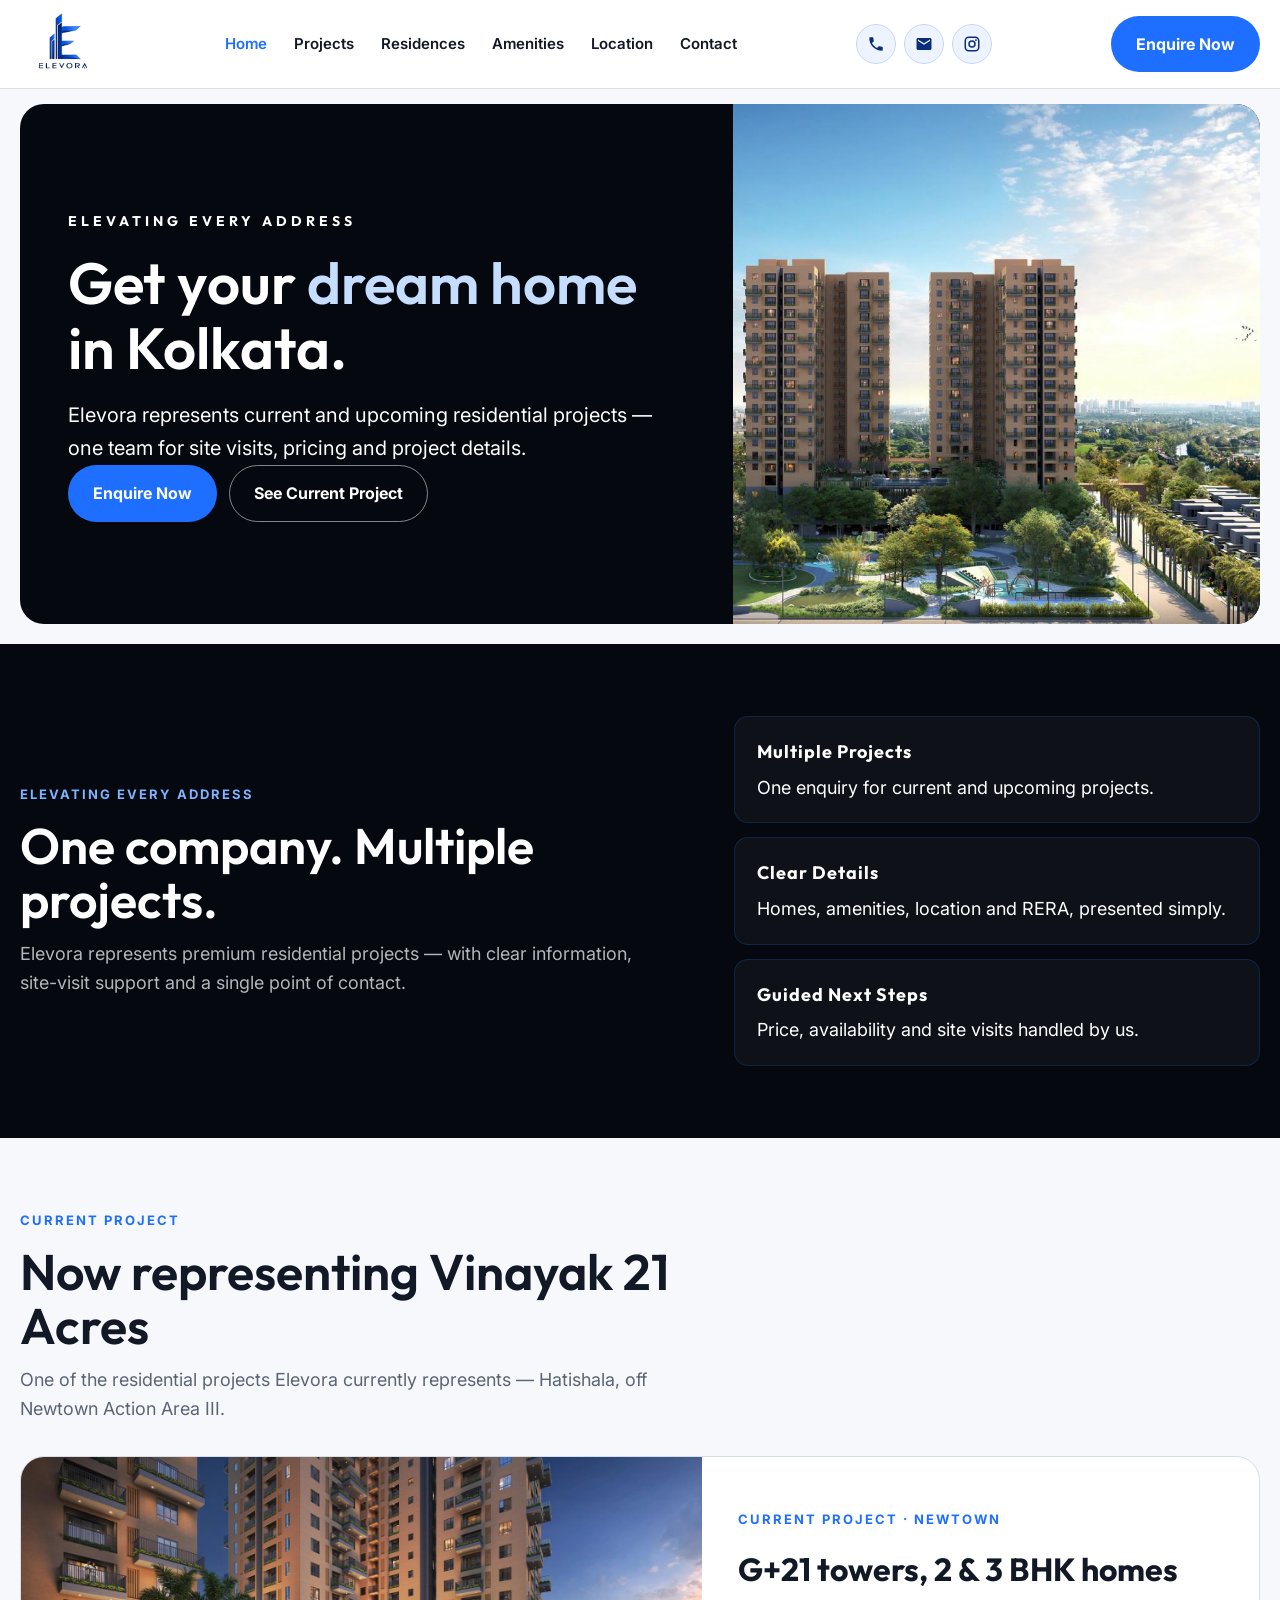
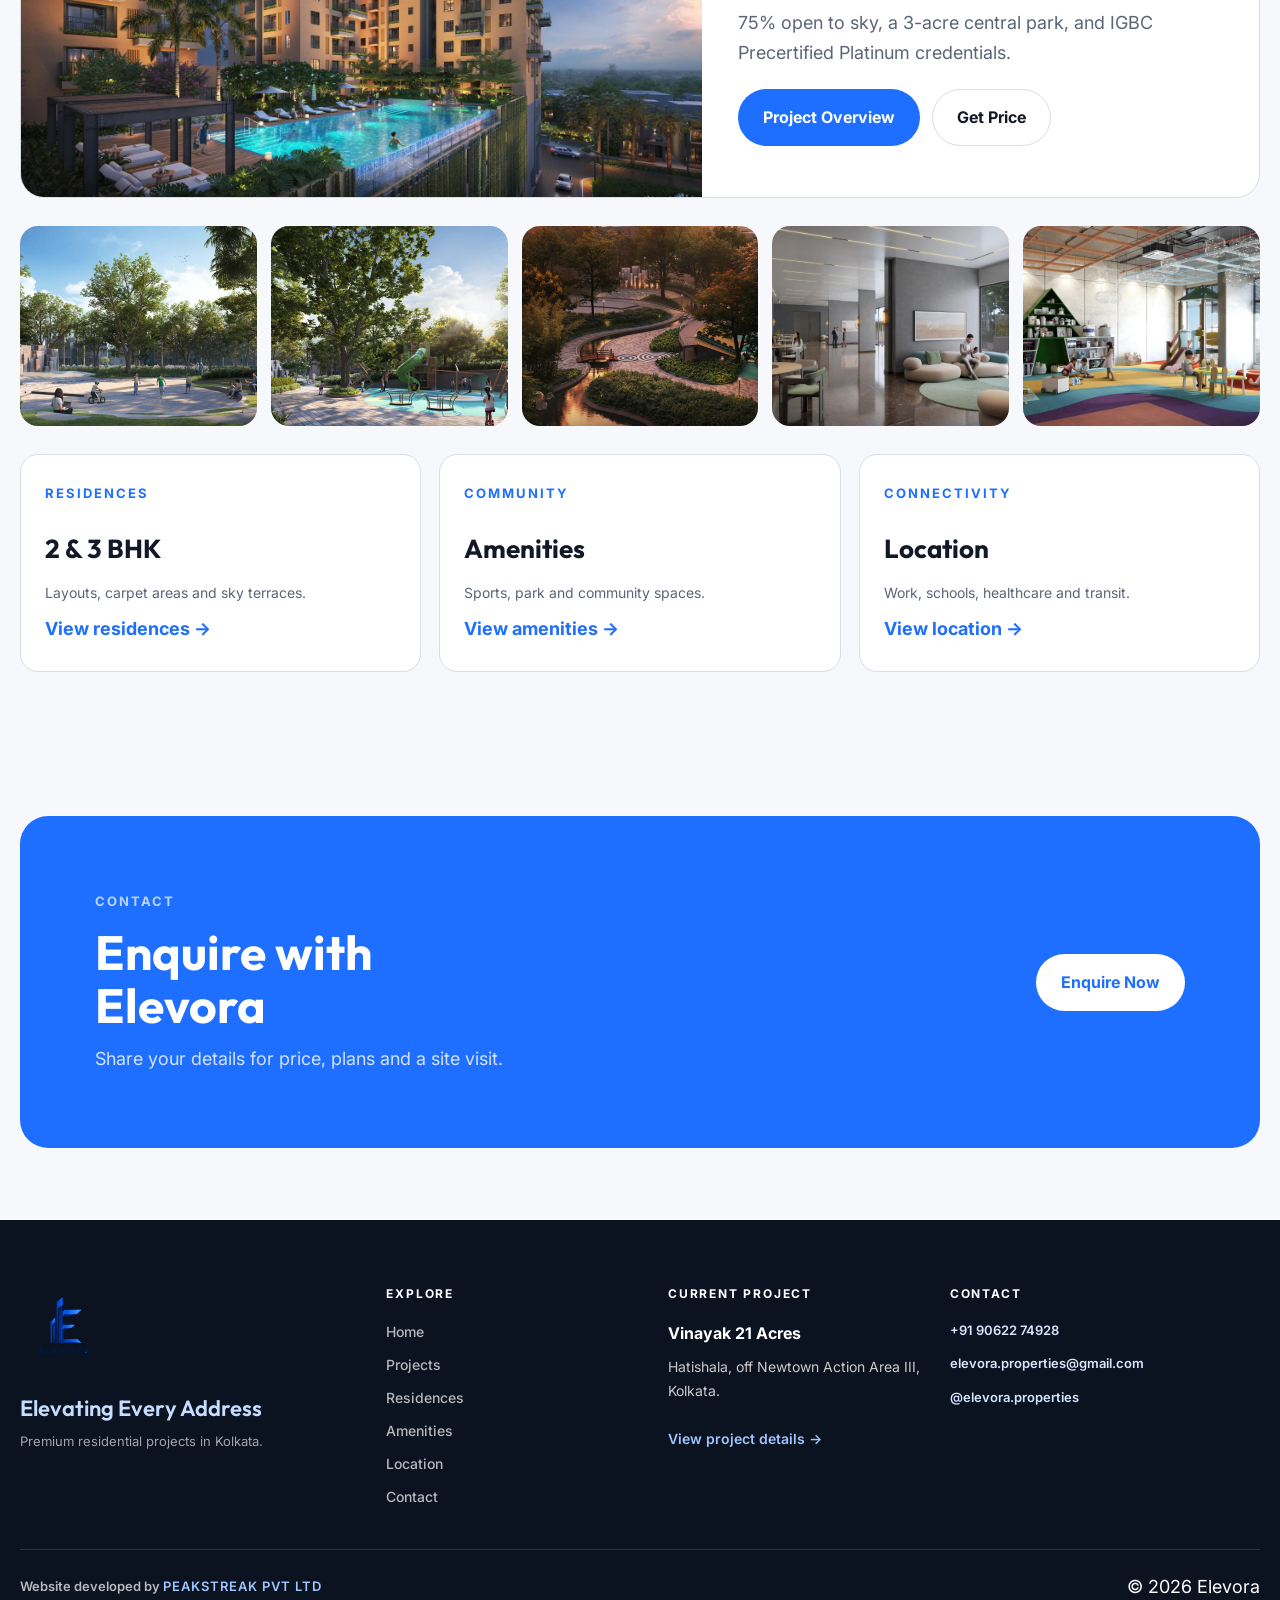
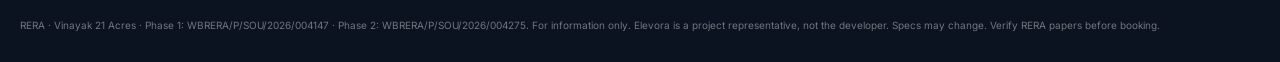
<file: index.html>
<!DOCTYPE html>
<html lang="en">
<head>
    <meta charset="UTF-8">
    <meta name="viewport" content="width=device-width, initial-scale=1.0">
    <title>Elevora | Elevating Every Address</title>
    <meta name="description" content="Elevora represents premium residential projects in Kolkata. One team for current and upcoming projects.">
    <base href="./">
    <link rel="icon" href="assets/elevora-logo.png">
    <link rel="preconnect" href="https://fonts.googleapis.com">
    <link rel="preconnect" href="https://fonts.gstatic.com" crossorigin>
    <link href="https://fonts.googleapis.com/css2?family=Inter:wght@400;500;600;700&family=Outfit:wght@500;600;700&display=swap" rel="stylesheet">
    <link rel="stylesheet" href="styles.css?v=photos4">
</head>
<body>
<header>
    <div class="container">
        <nav>
            <a href="index.html" class="logo-lockup">
                <img src="assets/elevora-logo.png" alt="Elevora">
            </a>
            <div class="nav-links" id="navLinks">
                <a href="index.html" class="active">Home</a>
                <a href="project.html">Projects</a>
                <a href="residences.html">Residences</a>
                <a href="amenities.html">Amenities</a>
                <a href="location.html">Location</a>
                <a href="contact.html">Contact</a>
                <a href="contact.html" class="nav-enquire">Enquire Now</a>
            </div>
            <div class="header-social">
                <a href="tel:+919062274928" aria-label="Call Elevora">
                    <svg viewBox="0 0 24 24"><path d="M6.62 10.79c1.44 2.83 3.76 5.14 6.59 6.59l2.2-2.2c.27-.27.67-.36 1.02-.24 1.12.37 2.33.57 3.57.57.55 0 1 .45 1 1V20c0 .55-.45 1-1 1-9.39 0-17-7.61-17-17 0-.55.45-1 1-1h3.5c.55 0 1 .45 1 1 0 1.25.2 2.45.57 3.57.11.35.03.74-.25 1.02l-2.2 2.2z"/></svg>
                </a>
                <a href="mailto:elevora.properties@gmail.com" aria-label="Email Elevora">
                    <svg viewBox="0 0 24 24"><path d="M20 4H4c-1.1 0-2 .9-2 2v12c0 1.1.9 2 2 2h16c1.1 0 2-.9 2-2V6c0-1.1-.9-2-2-2zm0 4-8 5-8-5V6l8 5 8-5v2z"/></svg>
                </a>
                <a href="https://www.instagram.com/elevora.properties/" target="_blank" rel="noopener noreferrer" aria-label="Elevora on Instagram">
                    <svg viewBox="0 0 24 24"><path d="M7.8 2h8.4C19.4 2 22 4.6 22 7.8v8.4a5.8 5.8 0 0 1-5.8 5.8H7.8C4.6 22 2 19.4 2 16.2V7.8A5.8 5.8 0 0 1 7.8 2m-.2 2A3.6 3.6 0 0 0 4 7.6v8.8C4 18.39 5.61 20 7.6 20h8.8a3.6 3.6 0 0 0 3.6-3.6V7.6C20 5.61 18.39 4 16.4 4H7.6m9.65 1.5a1.25 1.25 0 1 1 0 2.5 1.25 1.25 0 0 1 0-2.5M12 7a5 5 0 1 1 0 10 5 5 0 1 1 0-10m0 2a3 3 0 1 0 0 6 3 3 0 0 0 0-6z"/></svg>
                </a>
            </div>
            <a href="contact.html" class="btn btn-red header-cta">Enquire Now</a>
            <button class="menu-btn" id="menuBtn" aria-label="Open menu" aria-expanded="false">
                <span></span><span></span><span></span>
            </button>
        </nav>
    </div>
</header>

<main>
<section class="hero" id="home">
    <div class="hero-inner">
        <div class="hero-content">
            <div class="eyebrow brand-kicker">Elevating Every Address</div>
            <h1>Get your <span>dream home</span> in Kolkata.</h1>
            <p>Elevora represents current and upcoming residential projects — one team for site visits, pricing and project details.</p>
            <div class="hero-buttons">
                <a href="contact.html" class="btn btn-red">Enquire Now</a>
                <a href="project.html" class="btn btn-outline">See Current Project</a>
            </div>
        </div>
        <div class="hero-visual">
            <img src="assets/im2.jpg" alt="Residential towers represented by Elevora in Kolkata">
        </div>
    </div>
</section>

<section class="elevora">
    <div class="container">
        <div class="elevora-grid">
            <div>
                <div class="section-kicker">Elevating Every Address</div>
                <h2 class="section-title">One company. Multiple projects.</h2>
                <p class="section-description">
                    Elevora represents premium residential projects —
                    with clear information, site-visit support and a single point of contact.
                </p>
            </div>
            <div class="elevora-points">
                <div class="elevora-point"><strong>Multiple Projects</strong>One enquiry for current and upcoming projects.</div>
                <div class="elevora-point"><strong>Clear Details</strong>Homes, amenities, location and RERA, presented simply.</div>
                <div class="elevora-point"><strong>Guided Next Steps</strong>Price, availability and site visits handled by us.</div>
            </div>
        </div>
    </div>
</section>

<section class="about">
    <div class="container">
        <div class="section-header">
            <div class="section-kicker">Current project</div>
            <h2 class="section-title">Now representing Vinayak 21 Acres</h2>
            <p class="section-description">One of the residential projects Elevora currently represents — Hatishala, off Newtown Action Area III.</p>
        </div>
        <div class="featured-card">
            <div class="featured-card-media">
                <img src="assets/im4.jpg" alt="Podium pool and residences at Vinayak 21 Acres">
            </div>
            <div class="featured-card-body">
                <div class="section-kicker">Current project · Newtown</div>
                <h3 class="serif" style="font-size:32px;margin-bottom:12px;">G+21 towers, 2 &amp; 3 BHK homes</h3>
                <p class="section-description">75% open to sky, a 3-acre central park, and IGBC Precertified Platinum credentials.</p>
                <div class="hero-buttons" style="margin-top:22px;">
                    <a href="project.html" class="btn btn-red">Project Overview</a>
                    <a href="contact.html" class="btn btn-outline-dark">Get Price</a>
                </div>
            </div>
        </div>
        <div class="photo-strip">
            <img src="assets/im1.jpg" alt="Community plaza at Vinayak 21 Acres">
            <img src="assets/im3.jpg" alt="Outdoor kids play area at Vinayak 21 Acres">
            <img src="assets/im5.jpg" alt="Landscaped park and waterway at Vinayak 21 Acres">
            <img src="assets/im6.jpg" alt="Clubhouse lounge at Vinayak 21 Acres">
            <img src="assets/im7.jpg" alt="Indoor kids play room at Vinayak 21 Acres">
        </div>
        <div class="explore-grid" style="margin-top:28px;">
            <a class="explore-card" href="residences.html">
                <div class="section-kicker">Residences</div>
                <h3>2 &amp; 3 BHK</h3>
                <p>Layouts, carpet areas and sky terraces.</p>
                <strong style="color:#1e6fff;">View residences →</strong>
            </a>
            <a class="explore-card" href="amenities.html">
                <div class="section-kicker">Community</div>
                <h3>Amenities</h3>
                <p>Sports, park and community spaces.</p>
                <strong style="color:#1e6fff;">View amenities →</strong>
            </a>
            <a class="explore-card" href="location.html">
                <div class="section-kicker">Connectivity</div>
                <h3>Location</h3>
                <p>Work, schools, healthcare and transit.</p>
                <strong style="color:#1e6fff;">View location →</strong>
            </a>
        </div>
    </div>
</section>

<section class="cta-band">
    <div class="container">
        <div class="contact-box cta-box">
            <div>
                <div class="section-kicker" style="color:#b9d4ff;">Contact</div>
                <h2>Enquire with Elevora</h2>
                <p>Share your details for price, plans and a site visit.</p>
            </div>
            <a href="contact.html" class="btn" style="background:white;color:#1e6fff;">Enquire Now</a>
        </div>
    </div>
</section>
</main>
<footer>
    <div class="container">
        <div class="footer-grid">
            <div>
                <a href="index.html" class="footer-brand">
                    <img class="footer-logo" src="assets/elevora-logo.png" alt="Elevora">
                </a>
                <div class="footer-slogan">Elevating Every Address</div>
                <div class="footer-copy">
                    Premium residential projects in Kolkata.
                </div>
            </div>
            <div class="footer-col">
                <h3>Explore</h3>
                <div class="footer-links">
                    <a href="index.html">Home</a>
                    <a href="project.html">Projects</a>
                    <a href="residences.html">Residences</a>
                    <a href="amenities.html">Amenities</a>
                    <a href="location.html">Location</a>
                    <a href="contact.html">Contact</a>
                </div>
            </div>
            <div class="footer-col">
                <h3>Current project</h3>
                <div class="footer-project">
                    <strong>Vinayak 21 Acres</strong>
                    Hatishala, off Newtown Action Area III, Kolkata.
                    <br><br>
                    <a href="project.html">View project details →</a>
                </div>
            </div>
            <div class="footer-col">
                <h3>Contact</h3>
                <div class="footer-right">
                    <a href="tel:+919062274928">+91 90622 74928</a>
                    <a href="mailto:elevora.properties@gmail.com">elevora.properties@gmail.com</a>
                    <a href="https://www.instagram.com/elevora.properties/" target="_blank" rel="noopener noreferrer">@elevora.properties</a>
                </div>
            </div>
        </div>
        <div class="footer-bottom">
            <div class="site-credit">
                Website developed by
                <a href="https://www.peakstreak.org/" target="_blank" rel="noopener noreferrer">PEAKSTREAK PVT LTD</a>
            </div>
            <div>© 2026 Elevora</div>
        </div>
        <div class="legal">
            RERA · Vinayak 21 Acres · Phase 1: WBRERA/P/SOU/2026/004147 · Phase 2: WBRERA/P/SOU/2026/004275.
            For information only. Elevora is a project representative, not the developer. Specs may change. Verify RERA papers before booking.
        </div>
    </div>
</footer>
<script src="nav.js?v=4"></script>
</body>
</html>
</file>
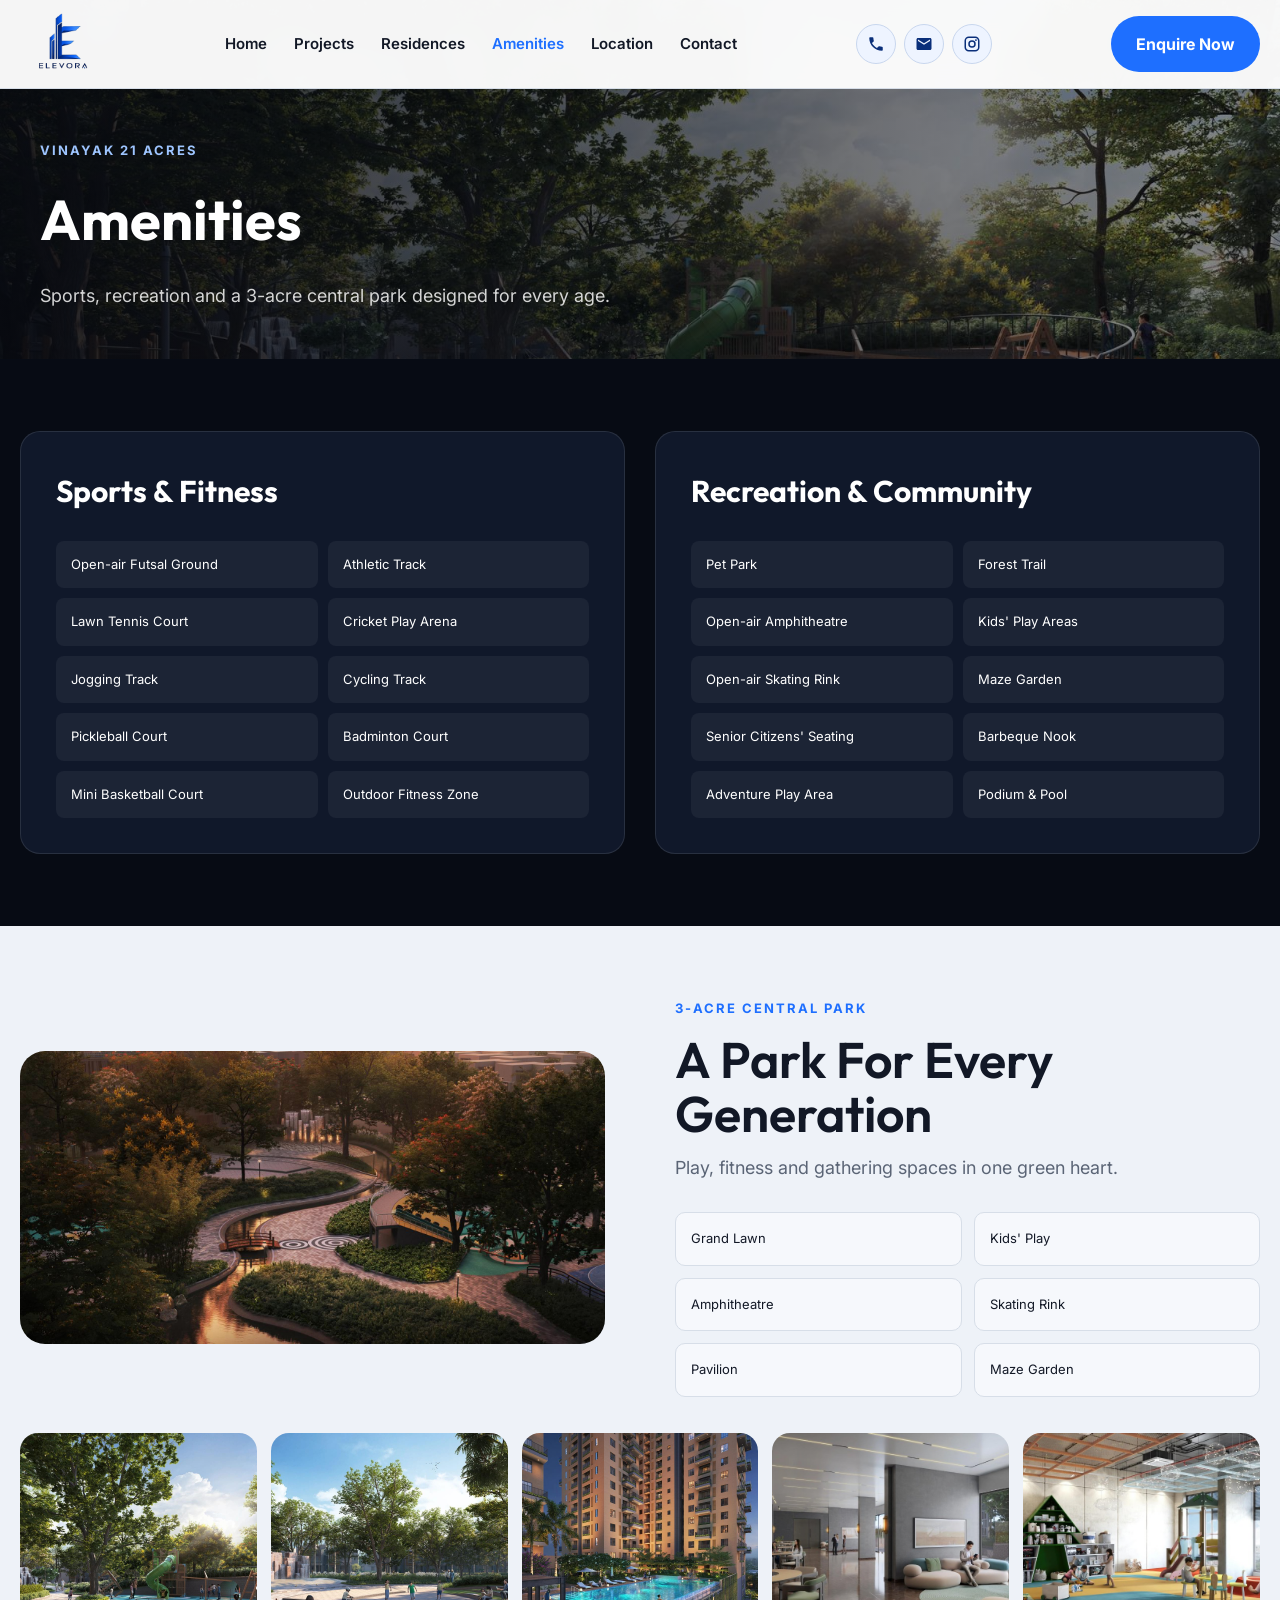
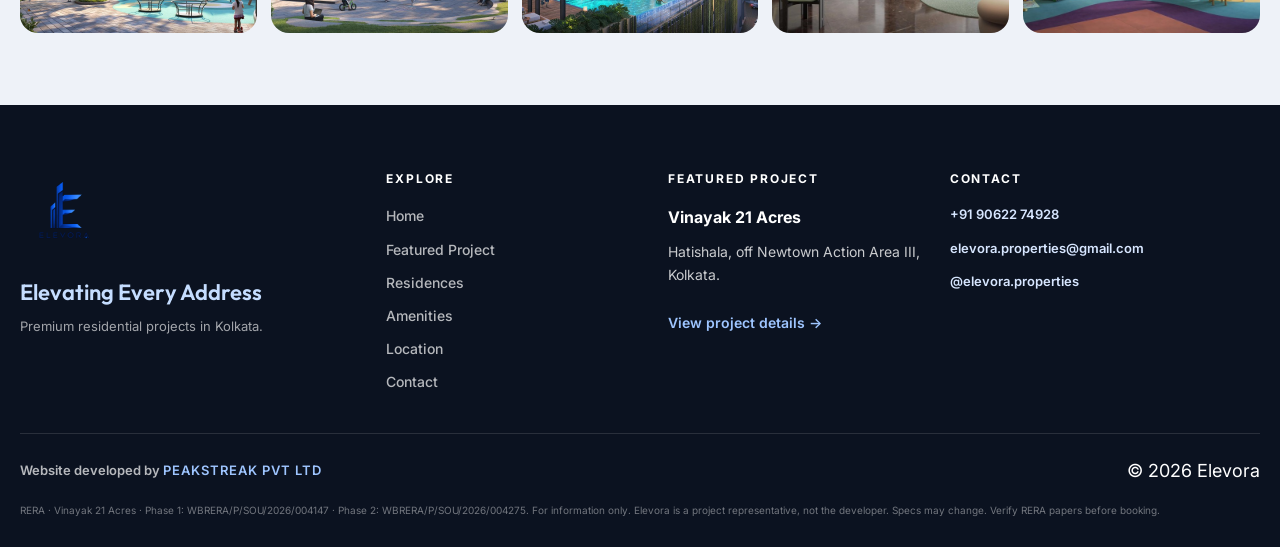
<file: amenities.html>
<!DOCTYPE html>
<html lang="en">
<head>
    <meta charset="UTF-8">
    <meta name="viewport" content="width=device-width, initial-scale=1.0">
    <title>Amenities | Vinayak 21 Acres | Elevora</title>
    <meta name="description" content="Sports, recreation and 3-acre central park amenities at Vinayak 21 Acres.">
    <base href="./">
    <link rel="icon" href="assets/elevora-logo.png">
    <link rel="preconnect" href="https://fonts.googleapis.com">
    <link rel="preconnect" href="https://fonts.gstatic.com" crossorigin>
    <link href="https://fonts.googleapis.com/css2?family=Inter:wght@400;500;600;700&family=Outfit:wght@500;600;700&display=swap" rel="stylesheet">
    <link rel="stylesheet" href="styles.css?v=photos4">
</head>
<body>
<header>
    <div class="container">
        <nav>
            <a href="index.html" class="logo-lockup">
                <img src="assets/elevora-logo.png" alt="Elevora">
            </a>
            <div class="nav-links" id="navLinks">
                <a href="index.html">Home</a>
                <a href="project.html">Projects</a>
                <a href="residences.html">Residences</a>
                <a href="amenities.html" class="active">Amenities</a>
                <a href="location.html">Location</a>
                <a href="contact.html">Contact</a>
                <a href="contact.html" class="nav-enquire">Enquire Now</a>
            </div>
            <div class="header-social">
                <a href="tel:+919062274928" aria-label="Call Elevora">
                    <svg viewBox="0 0 24 24"><path d="M6.62 10.79c1.44 2.83 3.76 5.14 6.59 6.59l2.2-2.2c.27-.27.67-.36 1.02-.24 1.12.37 2.33.57 3.57.57.55 0 1 .45 1 1V20c0 .55-.45 1-1 1-9.39 0-17-7.61-17-17 0-.55.45-1 1-1h3.5c.55 0 1 .45 1 1 0 1.25.2 2.45.57 3.57.11.35.03.74-.25 1.02l-2.2 2.2z"/></svg>
                </a>
                <a href="mailto:elevora.properties@gmail.com" aria-label="Email Elevora">
                    <svg viewBox="0 0 24 24"><path d="M20 4H4c-1.1 0-2 .9-2 2v12c0 1.1.9 2 2 2h16c1.1 0 2-.9 2-2V6c0-1.1-.9-2-2-2zm0 4-8 5-8-5V6l8 5 8-5v2z"/></svg>
                </a>
                <a href="https://www.instagram.com/elevora.properties/" target="_blank" rel="noopener noreferrer" aria-label="Elevora on Instagram">
                    <svg viewBox="0 0 24 24"><path d="M7.8 2h8.4C19.4 2 22 4.6 22 7.8v8.4a5.8 5.8 0 0 1-5.8 5.8H7.8C4.6 22 2 19.4 2 16.2V7.8A5.8 5.8 0 0 1 7.8 2m-.2 2A3.6 3.6 0 0 0 4 7.6v8.8C4 18.39 5.61 20 7.6 20h8.8a3.6 3.6 0 0 0 3.6-3.6V7.6C20 5.61 18.39 4 16.4 4H7.6m9.65 1.5a1.25 1.25 0 1 1 0 2.5 1.25 1.25 0 0 1 0-2.5M12 7a5 5 0 1 1 0 10 5 5 0 1 1 0-10m0 2a3 3 0 1 0 0 6 3 3 0 0 0 0-6z"/></svg>
                </a>
            </div>
            <a href="contact.html" class="btn btn-red header-cta">Enquire Now</a>
            <button class="menu-btn" id="menuBtn" aria-label="Open menu" aria-expanded="false">
                <span></span><span></span><span></span>
            </button>
        </nav>
    </div>
</header>

<main>
<section class="page-hero page-hero-amenities">
    <div class="container">
        <div class="section-kicker">Vinayak 21 Acres</div>
        <h1>Amenities</h1>
        <p>Sports, recreation and a 3-acre central park designed for every age.</p>
    </div>
</section>
<section class="masterplan">
    <div class="container">
        <div class="masterplan-grid">
            <div class="master-card">
                <h3>Sports &amp; Fitness</h3>
                <div class="amenity-grid">
                    <div class="amenity">Open-air Futsal Ground</div>
                    <div class="amenity">Athletic Track</div>
                    <div class="amenity">Lawn Tennis Court</div>
                    <div class="amenity">Cricket Play Arena</div>
                    <div class="amenity">Jogging Track</div>
                    <div class="amenity">Cycling Track</div>
                    <div class="amenity">Pickleball Court</div>
                    <div class="amenity">Badminton Court</div>
                    <div class="amenity">Mini Basketball Court</div>
                    <div class="amenity">Outdoor Fitness Zone</div>
                </div>
            </div>
            <div class="master-card">
                <h3>Recreation &amp; Community</h3>
                <div class="amenity-grid">
                    <div class="amenity">Pet Park</div>
                    <div class="amenity">Forest Trail</div>
                    <div class="amenity">Open-air Amphitheatre</div>
                    <div class="amenity">Kids' Play Areas</div>
                    <div class="amenity">Open-air Skating Rink</div>
                    <div class="amenity">Maze Garden</div>
                    <div class="amenity">Senior Citizens' Seating</div>
                    <div class="amenity">Barbeque Nook</div>
                    <div class="amenity">Adventure Play Area</div>
                    <div class="amenity">Podium &amp; Pool</div>
                </div>
            </div>
        </div>
    </div>
</section>
<section class="park">
    <div class="container">
        <div class="park-grid">
            <div class="park-image">
                <img src="assets/im5.jpg" alt="Vinayak 21 Acres 3-acre central park">
            </div>
            <div>
                <div class="section-kicker">3-Acre Central Park</div>
                <h2 class="section-title">A Park For Every Generation</h2>
                <p class="section-description">Play, fitness and gathering spaces in one green heart.</p>
                <div class="park-list">
                    <div>Grand Lawn</div>
                    <div>Kids' Play</div>
                    <div>Amphitheatre</div>
                    <div>Skating Rink</div>
                    <div>Pavilion</div>
                    <div>Maze Garden</div>
                </div>
            </div>
        </div>
        <div class="photo-strip" style="margin-top:36px;">
            <img src="assets/im3.jpg" alt="Outdoor kids play area">
            <img src="assets/im1.jpg" alt="Community plaza and seating">
            <img src="assets/im4.jpg" alt="Podium pool and deck">
            <img src="assets/im6.jpg" alt="Clubhouse lounge">
            <img src="assets/im7.jpg" alt="Indoor kids play room">
        </div>
    </div>
</section>
</main>
<footer>
    <div class="container">
        <div class="footer-grid">
            <div>
                <a href="index.html" class="footer-brand">
                    <img class="footer-logo" src="assets/elevora-logo.png" alt="Elevora">
                </a>
                <div class="footer-slogan">Elevating Every Address</div>
                <div class="footer-copy">
                    Premium residential projects in Kolkata.
                </div>
            </div>
            <div class="footer-col">
                <h3>Explore</h3>
                <div class="footer-links">
                    <a href="index.html">Home</a>
                    <a href="project.html">Featured Project</a>
                    <a href="residences.html">Residences</a>
                    <a href="amenities.html">Amenities</a>
                    <a href="location.html">Location</a>
                    <a href="contact.html">Contact</a>
                </div>
            </div>
            <div class="footer-col">
                <h3>Featured Project</h3>
                <div class="footer-project">
                    <strong>Vinayak 21 Acres</strong>
                    Hatishala, off Newtown Action Area III, Kolkata.
                    <br><br>
                    <a href="project.html">View project details →</a>
                </div>
            </div>
            <div class="footer-col">
                <h3>Contact</h3>
                <div class="footer-right">
                    <a href="tel:+919062274928">+91 90622 74928</a>
                    <a href="mailto:elevora.properties@gmail.com">elevora.properties@gmail.com</a>
                    <a href="https://www.instagram.com/elevora.properties/" target="_blank" rel="noopener noreferrer">@elevora.properties</a>
                </div>
            </div>
        </div>
        <div class="footer-bottom">
            <div class="site-credit">
                Website developed by
                <a href="https://www.peakstreak.org/" target="_blank" rel="noopener noreferrer">PEAKSTREAK PVT LTD</a>
            </div>
            <div>© 2026 Elevora</div>
        </div>
        <div class="legal">
            RERA · Vinayak 21 Acres · Phase 1: WBRERA/P/SOU/2026/004147 · Phase 2: WBRERA/P/SOU/2026/004275.
            For information only. Elevora is a project representative, not the developer. Specs may change. Verify RERA papers before booking.
        </div>
    </div>
</footer>
<script src="nav.js?v=4"></script>
</body>
</html>
</file>
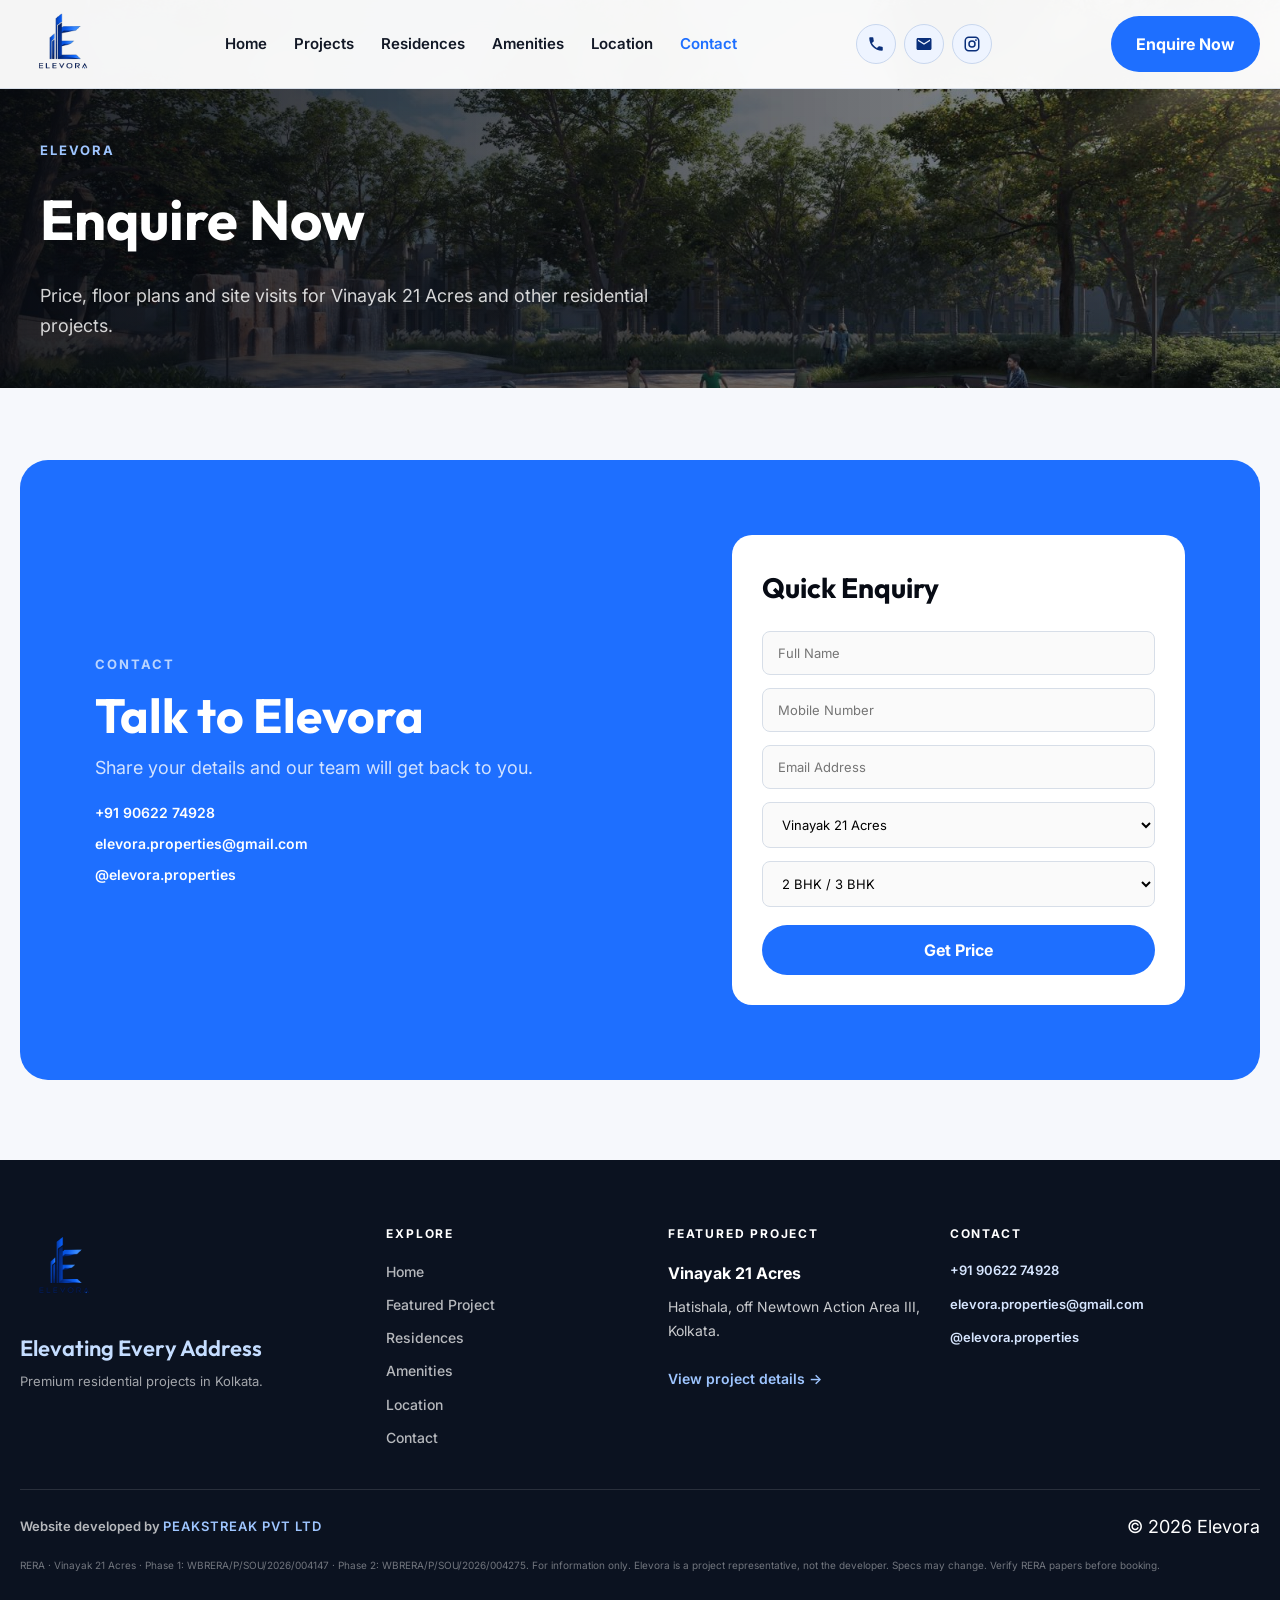
<file: contact.html>
<!DOCTYPE html>
<html lang="en">
<head>
    <meta charset="UTF-8">
    <meta name="viewport" content="width=device-width, initial-scale=1.0">
    <title>Contact | Elevora</title>
    <meta name="description" content="Enquire with Elevora for Vinayak 21 Acres pricing, plans and site visits.">
    <base href="./">
    <link rel="icon" href="assets/elevora-logo.png">
    <link rel="preconnect" href="https://fonts.googleapis.com">
    <link rel="preconnect" href="https://fonts.gstatic.com" crossorigin>
    <link href="https://fonts.googleapis.com/css2?family=Inter:wght@400;500;600;700&family=Outfit:wght@500;600;700&display=swap" rel="stylesheet">
    <link rel="stylesheet" href="styles.css?v=photos4">
</head>
<body>
<header>
    <div class="container">
        <nav>
            <a href="index.html" class="logo-lockup">
                <img src="assets/elevora-logo.png" alt="Elevora">
            </a>
            <div class="nav-links" id="navLinks">
                <a href="index.html">Home</a>
                <a href="project.html">Projects</a>
                <a href="residences.html">Residences</a>
                <a href="amenities.html">Amenities</a>
                <a href="location.html">Location</a>
                <a href="contact.html" class="active">Contact</a>
                <a href="contact.html" class="nav-enquire">Enquire Now</a>
            </div>
            <div class="header-social">
                <a href="tel:+919062274928" aria-label="Call Elevora">
                    <svg viewBox="0 0 24 24"><path d="M6.62 10.79c1.44 2.83 3.76 5.14 6.59 6.59l2.2-2.2c.27-.27.67-.36 1.02-.24 1.12.37 2.33.57 3.57.57.55 0 1 .45 1 1V20c0 .55-.45 1-1 1-9.39 0-17-7.61-17-17 0-.55.45-1 1-1h3.5c.55 0 1 .45 1 1 0 1.25.2 2.45.57 3.57.11.35.03.74-.25 1.02l-2.2 2.2z"/></svg>
                </a>
                <a href="mailto:elevora.properties@gmail.com" aria-label="Email Elevora">
                    <svg viewBox="0 0 24 24"><path d="M20 4H4c-1.1 0-2 .9-2 2v12c0 1.1.9 2 2 2h16c1.1 0 2-.9 2-2V6c0-1.1-.9-2-2-2zm0 4-8 5-8-5V6l8 5 8-5v2z"/></svg>
                </a>
                <a href="https://www.instagram.com/elevora.properties/" target="_blank" rel="noopener noreferrer" aria-label="Elevora on Instagram">
                    <svg viewBox="0 0 24 24"><path d="M7.8 2h8.4C19.4 2 22 4.6 22 7.8v8.4a5.8 5.8 0 0 1-5.8 5.8H7.8C4.6 22 2 19.4 2 16.2V7.8A5.8 5.8 0 0 1 7.8 2m-.2 2A3.6 3.6 0 0 0 4 7.6v8.8C4 18.39 5.61 20 7.6 20h8.8a3.6 3.6 0 0 0 3.6-3.6V7.6C20 5.61 18.39 4 16.4 4H7.6m9.65 1.5a1.25 1.25 0 1 1 0 2.5 1.25 1.25 0 0 1 0-2.5M12 7a5 5 0 1 1 0 10 5 5 0 1 1 0-10m0 2a3 3 0 1 0 0 6 3 3 0 0 0 0-6z"/></svg>
                </a>
            </div>
            <a href="contact.html" class="btn btn-red header-cta">Enquire Now</a>
            <button class="menu-btn" id="menuBtn" aria-label="Open menu" aria-expanded="false">
                <span></span><span></span><span></span>
            </button>
        </nav>
    </div>
</header>

<main>
<section class="page-hero page-hero-contact">
    <div class="container">
        <div class="section-kicker">Elevora</div>
        <h1>Enquire Now</h1>
        <p>Price, floor plans and site visits for Vinayak 21 Acres and other residential projects.</p>
    </div>
</section>
<section class="contact">
    <div class="container">
        <div class="contact-box">
            <div>
                <div class="section-kicker" style="color:#b9d4ff;">Contact</div>
                <h2>Talk to Elevora</h2>
                <p>Share your details and our team will get back to you.</p>
                <div class="contact-details">
                    <a href="tel:+919062274928"><span class="contact-text">+91 90622 74928</span></a>
                    <a href="mailto:elevora.properties@gmail.com"><span class="contact-text">elevora.properties@gmail.com</span></a>
                    <a href="https://www.instagram.com/elevora.properties/" target="_blank" rel="noopener noreferrer"><span class="contact-text">@elevora.properties</span></a>
                </div>
            </div>
            <form class="form" id="leadForm">
                <h3>Quick Enquiry</h3>
                <div class="form-group"><input type="text" name="name" placeholder="Full Name" required></div>
                <div class="form-group"><input type="tel" name="phone" placeholder="Mobile Number" required></div>
                <div class="form-group"><input type="email" name="email" placeholder="Email Address"></div>
                <div class="form-group">
                    <select name="project">
                        <option value="Vinayak 21 Acres">Vinayak 21 Acres</option>
                        <option value="Other Elevora project">Other project</option>
                    </select>
                </div>
                <div class="form-group">
                    <select name="configuration">
                        <option value="">2 BHK / 3 BHK</option>
                        <option>2 BHK</option>
                        <option>3 BHK</option>
                    </select>
                </div>
                <button type="submit" class="btn btn-red">Get Price</button>
            </form>
        </div>
    </div>
</section>
</main>
<footer>
    <div class="container">
        <div class="footer-grid">
            <div>
                <a href="index.html" class="footer-brand">
                    <img class="footer-logo" src="assets/elevora-logo.png" alt="Elevora">
                </a>
                <div class="footer-slogan">Elevating Every Address</div>
                <div class="footer-copy">
                    Premium residential projects in Kolkata.
                </div>
            </div>
            <div class="footer-col">
                <h3>Explore</h3>
                <div class="footer-links">
                    <a href="index.html">Home</a>
                    <a href="project.html">Featured Project</a>
                    <a href="residences.html">Residences</a>
                    <a href="amenities.html">Amenities</a>
                    <a href="location.html">Location</a>
                    <a href="contact.html">Contact</a>
                </div>
            </div>
            <div class="footer-col">
                <h3>Featured Project</h3>
                <div class="footer-project">
                    <strong>Vinayak 21 Acres</strong>
                    Hatishala, off Newtown Action Area III, Kolkata.
                    <br><br>
                    <a href="project.html">View project details →</a>
                </div>
            </div>
            <div class="footer-col">
                <h3>Contact</h3>
                <div class="footer-right">
                    <a href="tel:+919062274928">+91 90622 74928</a>
                    <a href="mailto:elevora.properties@gmail.com">elevora.properties@gmail.com</a>
                    <a href="https://www.instagram.com/elevora.properties/" target="_blank" rel="noopener noreferrer">@elevora.properties</a>
                </div>
            </div>
        </div>
        <div class="footer-bottom">
            <div class="site-credit">
                Website developed by
                <a href="https://www.peakstreak.org/" target="_blank" rel="noopener noreferrer">PEAKSTREAK PVT LTD</a>
            </div>
            <div>© 2026 Elevora</div>
        </div>
        <div class="legal">
            RERA · Vinayak 21 Acres · Phase 1: WBRERA/P/SOU/2026/004147 · Phase 2: WBRERA/P/SOU/2026/004275.
            For information only. Elevora is a project representative, not the developer. Specs may change. Verify RERA papers before booking.
        </div>
    </div>
</footer>
<script src="nav.js?v=4"></script>
<script>
    const leadForm = document.getElementById("leadForm");
    if (leadForm) {
        leadForm.addEventListener("submit", function(event) {
            event.preventDefault();
            const formData = new FormData(leadForm);
            const name = formData.get("name");
            const phone = formData.get("phone");
            const email = formData.get("email");
            const project = formData.get("project");
            const configuration = formData.get("configuration");
            const subject = "Elevora Enquiry — " + project;
            const body =
                "New Elevora Enquiry%0D%0A%0D%0A" +
                "Name: " + encodeURIComponent(name) + "%0D%0A" +
                "Phone: " + encodeURIComponent(phone) + "%0D%0A" +
                "Email: " + encodeURIComponent(email) + "%0D%0A" +
                "Project: " + encodeURIComponent(project) + "%0D%0A" +
                "Configuration: " + encodeURIComponent(configuration);
            window.location.href =
                "mailto:elevora.properties@gmail.com" +
                "?subject=" + encodeURIComponent(subject) +
                "&body=" + body;
        });
    }
</script>
</body>
</html>
</file>
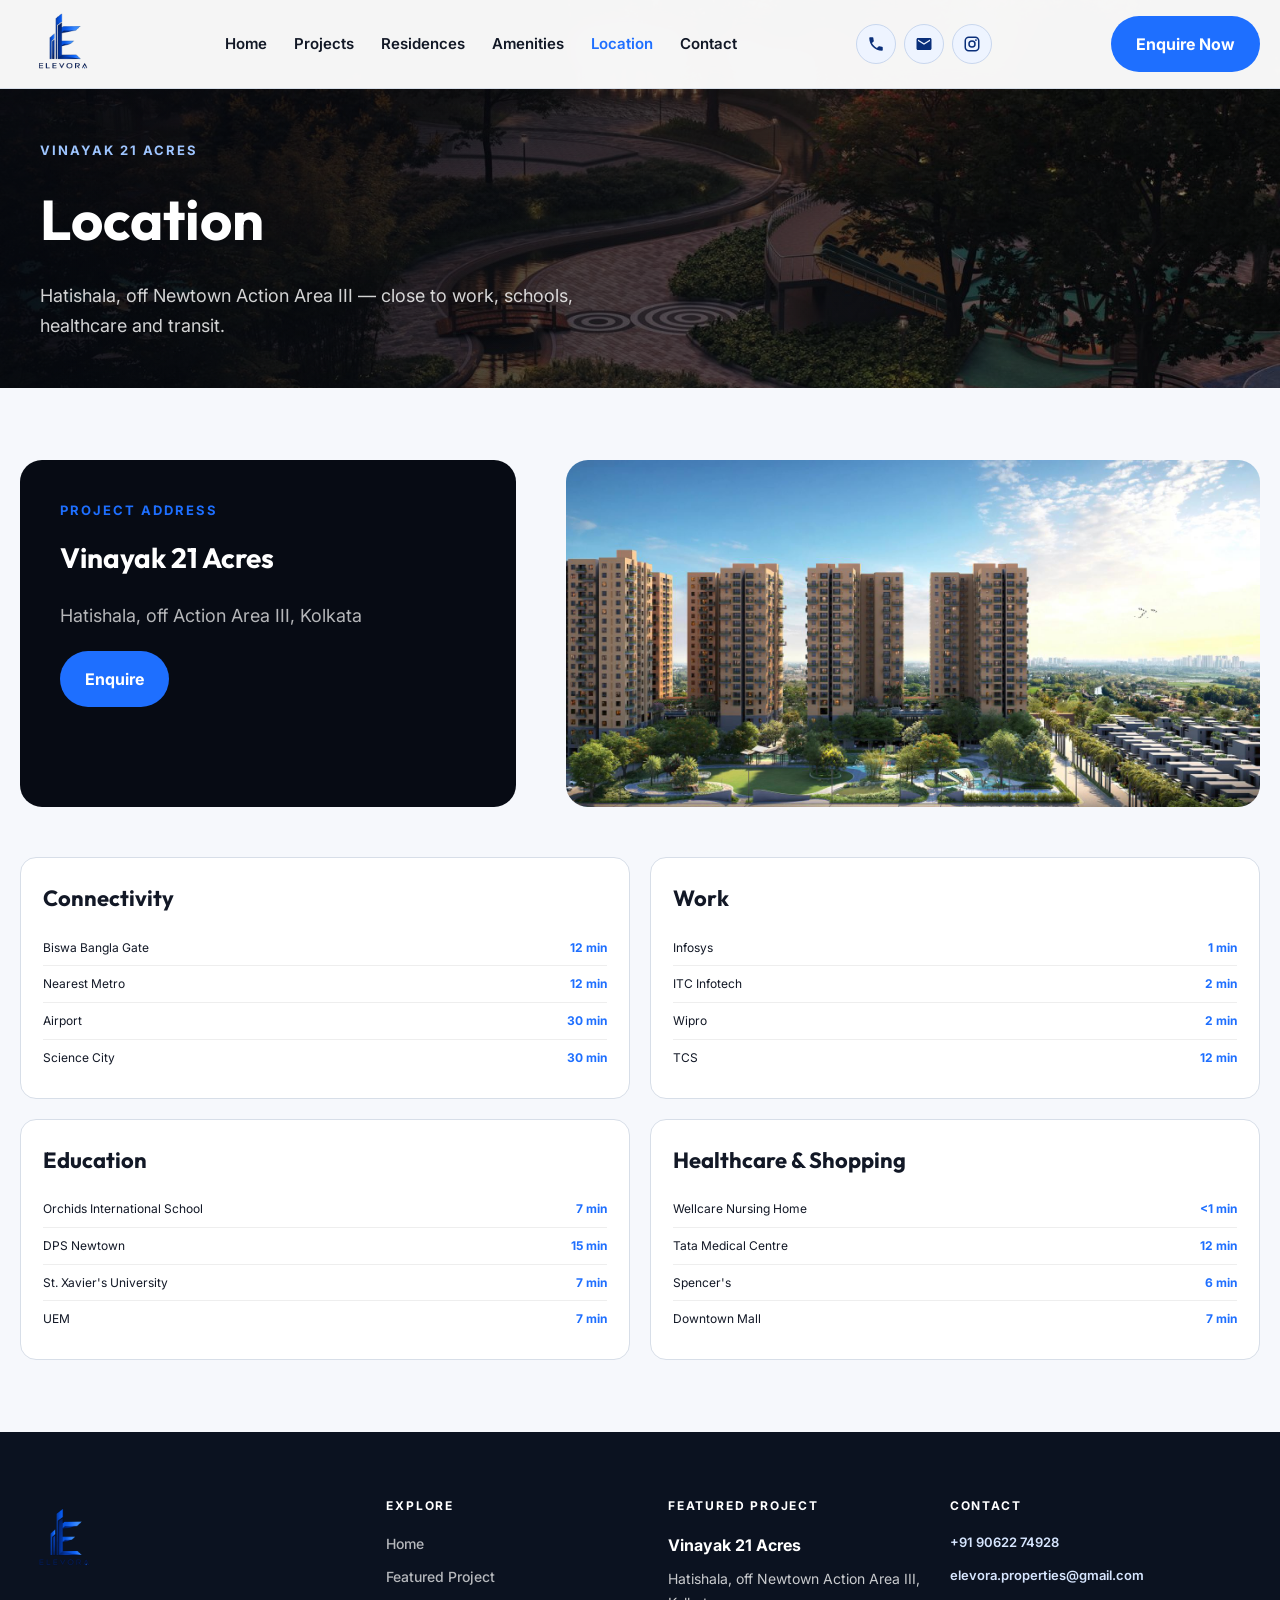
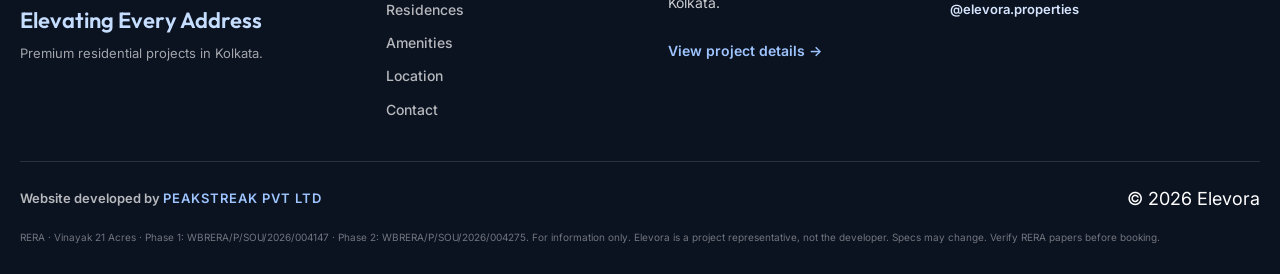
<file: location.html>
<!DOCTYPE html>
<html lang="en">
<head>
    <meta charset="UTF-8">
    <meta name="viewport" content="width=device-width, initial-scale=1.0">
    <title>Location | Vinayak 21 Acres | Elevora</title>
    <meta name="description" content="Vinayak 21 Acres at Hatishala, off Newtown Action Area III, Kolkata.">
    <base href="./">
    <link rel="icon" href="assets/elevora-logo.png">
    <link rel="preconnect" href="https://fonts.googleapis.com">
    <link rel="preconnect" href="https://fonts.gstatic.com" crossorigin>
    <link href="https://fonts.googleapis.com/css2?family=Inter:wght@400;500;600;700&family=Outfit:wght@500;600;700&display=swap" rel="stylesheet">
    <link rel="stylesheet" href="styles.css?v=photos4">
</head>
<body>
<header>
    <div class="container">
        <nav>
            <a href="index.html" class="logo-lockup">
                <img src="assets/elevora-logo.png" alt="Elevora">
            </a>
            <div class="nav-links" id="navLinks">
                <a href="index.html">Home</a>
                <a href="project.html">Projects</a>
                <a href="residences.html">Residences</a>
                <a href="amenities.html">Amenities</a>
                <a href="location.html" class="active">Location</a>
                <a href="contact.html">Contact</a>
                <a href="contact.html" class="nav-enquire">Enquire Now</a>
            </div>
            <div class="header-social">
                <a href="tel:+919062274928" aria-label="Call Elevora">
                    <svg viewBox="0 0 24 24"><path d="M6.62 10.79c1.44 2.83 3.76 5.14 6.59 6.59l2.2-2.2c.27-.27.67-.36 1.02-.24 1.12.37 2.33.57 3.57.57.55 0 1 .45 1 1V20c0 .55-.45 1-1 1-9.39 0-17-7.61-17-17 0-.55.45-1 1-1h3.5c.55 0 1 .45 1 1 0 1.25.2 2.45.57 3.57.11.35.03.74-.25 1.02l-2.2 2.2z"/></svg>
                </a>
                <a href="mailto:elevora.properties@gmail.com" aria-label="Email Elevora">
                    <svg viewBox="0 0 24 24"><path d="M20 4H4c-1.1 0-2 .9-2 2v12c0 1.1.9 2 2 2h16c1.1 0 2-.9 2-2V6c0-1.1-.9-2-2-2zm0 4-8 5-8-5V6l8 5 8-5v2z"/></svg>
                </a>
                <a href="https://www.instagram.com/elevora.properties/" target="_blank" rel="noopener noreferrer" aria-label="Elevora on Instagram">
                    <svg viewBox="0 0 24 24"><path d="M7.8 2h8.4C19.4 2 22 4.6 22 7.8v8.4a5.8 5.8 0 0 1-5.8 5.8H7.8C4.6 22 2 19.4 2 16.2V7.8A5.8 5.8 0 0 1 7.8 2m-.2 2A3.6 3.6 0 0 0 4 7.6v8.8C4 18.39 5.61 20 7.6 20h8.8a3.6 3.6 0 0 0 3.6-3.6V7.6C20 5.61 18.39 4 16.4 4H7.6m9.65 1.5a1.25 1.25 0 1 1 0 2.5 1.25 1.25 0 0 1 0-2.5M12 7a5 5 0 1 1 0 10 5 5 0 1 1 0-10m0 2a3 3 0 1 0 0 6 3 3 0 0 0 0-6z"/></svg>
                </a>
            </div>
            <a href="contact.html" class="btn btn-red header-cta">Enquire Now</a>
            <button class="menu-btn" id="menuBtn" aria-label="Open menu" aria-expanded="false">
                <span></span><span></span><span></span>
            </button>
        </nav>
    </div>
</header>

<main>
<section class="page-hero page-hero-location">
    <div class="container">
        <div class="section-kicker">Vinayak 21 Acres</div>
        <h1>Location</h1>
        <p>Hatishala, off Newtown Action Area III — close to work, schools, healthcare and transit.</p>
    </div>
</section>
<section class="location">
    <div class="container">
        <div class="location-grid">
            <div class="location-intro">
                <div class="section-kicker">Project Address</div>
                <h2 class="serif" style="font-size:28px;">Vinayak 21 Acres</h2>
                <p>Hatishala, off Action Area III, Kolkata</p>
                <a href="contact.html" class="btn btn-red">Enquire</a>
            </div>
            <div class="location-visual">
                <img src="assets/im2.jpg" alt="Vinayak 21 Acres towers near Newtown, Kolkata">
            </div>
            <div class="nearby-groups">
                <div class="nearby-card">
                    <h3>Connectivity</h3>
                    <div class="nearby-item">Biswa Bangla Gate<span>12 min</span></div>
                    <div class="nearby-item">Nearest Metro<span>12 min</span></div>
                    <div class="nearby-item">Airport<span>30 min</span></div>
                    <div class="nearby-item">Science City<span>30 min</span></div>
                </div>
                <div class="nearby-card">
                    <h3>Work</h3>
                    <div class="nearby-item">Infosys<span>1 min</span></div>
                    <div class="nearby-item">ITC Infotech<span>2 min</span></div>
                    <div class="nearby-item">Wipro<span>2 min</span></div>
                    <div class="nearby-item">TCS<span>12 min</span></div>
                </div>
                <div class="nearby-card">
                    <h3>Education</h3>
                    <div class="nearby-item">Orchids International School<span>7 min</span></div>
                    <div class="nearby-item">DPS Newtown<span>15 min</span></div>
                    <div class="nearby-item">St. Xavier's University<span>7 min</span></div>
                    <div class="nearby-item">UEM<span>7 min</span></div>
                </div>
                <div class="nearby-card">
                    <h3>Healthcare &amp; Shopping</h3>
                    <div class="nearby-item">Wellcare Nursing Home<span>&lt;1 min</span></div>
                    <div class="nearby-item">Tata Medical Centre<span>12 min</span></div>
                    <div class="nearby-item">Spencer's<span>6 min</span></div>
                    <div class="nearby-item">Downtown Mall<span>7 min</span></div>
                </div>
            </div>
        </div>
    </div>
</section>
</main>
<footer>
    <div class="container">
        <div class="footer-grid">
            <div>
                <a href="index.html" class="footer-brand">
                    <img class="footer-logo" src="assets/elevora-logo.png" alt="Elevora">
                </a>
                <div class="footer-slogan">Elevating Every Address</div>
                <div class="footer-copy">
                    Premium residential projects in Kolkata.
                </div>
            </div>
            <div class="footer-col">
                <h3>Explore</h3>
                <div class="footer-links">
                    <a href="index.html">Home</a>
                    <a href="project.html">Featured Project</a>
                    <a href="residences.html">Residences</a>
                    <a href="amenities.html">Amenities</a>
                    <a href="location.html">Location</a>
                    <a href="contact.html">Contact</a>
                </div>
            </div>
            <div class="footer-col">
                <h3>Featured Project</h3>
                <div class="footer-project">
                    <strong>Vinayak 21 Acres</strong>
                    Hatishala, off Newtown Action Area III, Kolkata.
                    <br><br>
                    <a href="project.html">View project details →</a>
                </div>
            </div>
            <div class="footer-col">
                <h3>Contact</h3>
                <div class="footer-right">
                    <a href="tel:+919062274928">+91 90622 74928</a>
                    <a href="mailto:elevora.properties@gmail.com">elevora.properties@gmail.com</a>
                    <a href="https://www.instagram.com/elevora.properties/" target="_blank" rel="noopener noreferrer">@elevora.properties</a>
                </div>
            </div>
        </div>
        <div class="footer-bottom">
            <div class="site-credit">
                Website developed by
                <a href="https://www.peakstreak.org/" target="_blank" rel="noopener noreferrer">PEAKSTREAK PVT LTD</a>
            </div>
            <div>© 2026 Elevora</div>
        </div>
        <div class="legal">
            RERA · Vinayak 21 Acres · Phase 1: WBRERA/P/SOU/2026/004147 · Phase 2: WBRERA/P/SOU/2026/004275.
            For information only. Elevora is a project representative, not the developer. Specs may change. Verify RERA papers before booking.
        </div>
    </div>
</footer>
<script src="nav.js?v=4"></script>
</body>
</html>
</file>
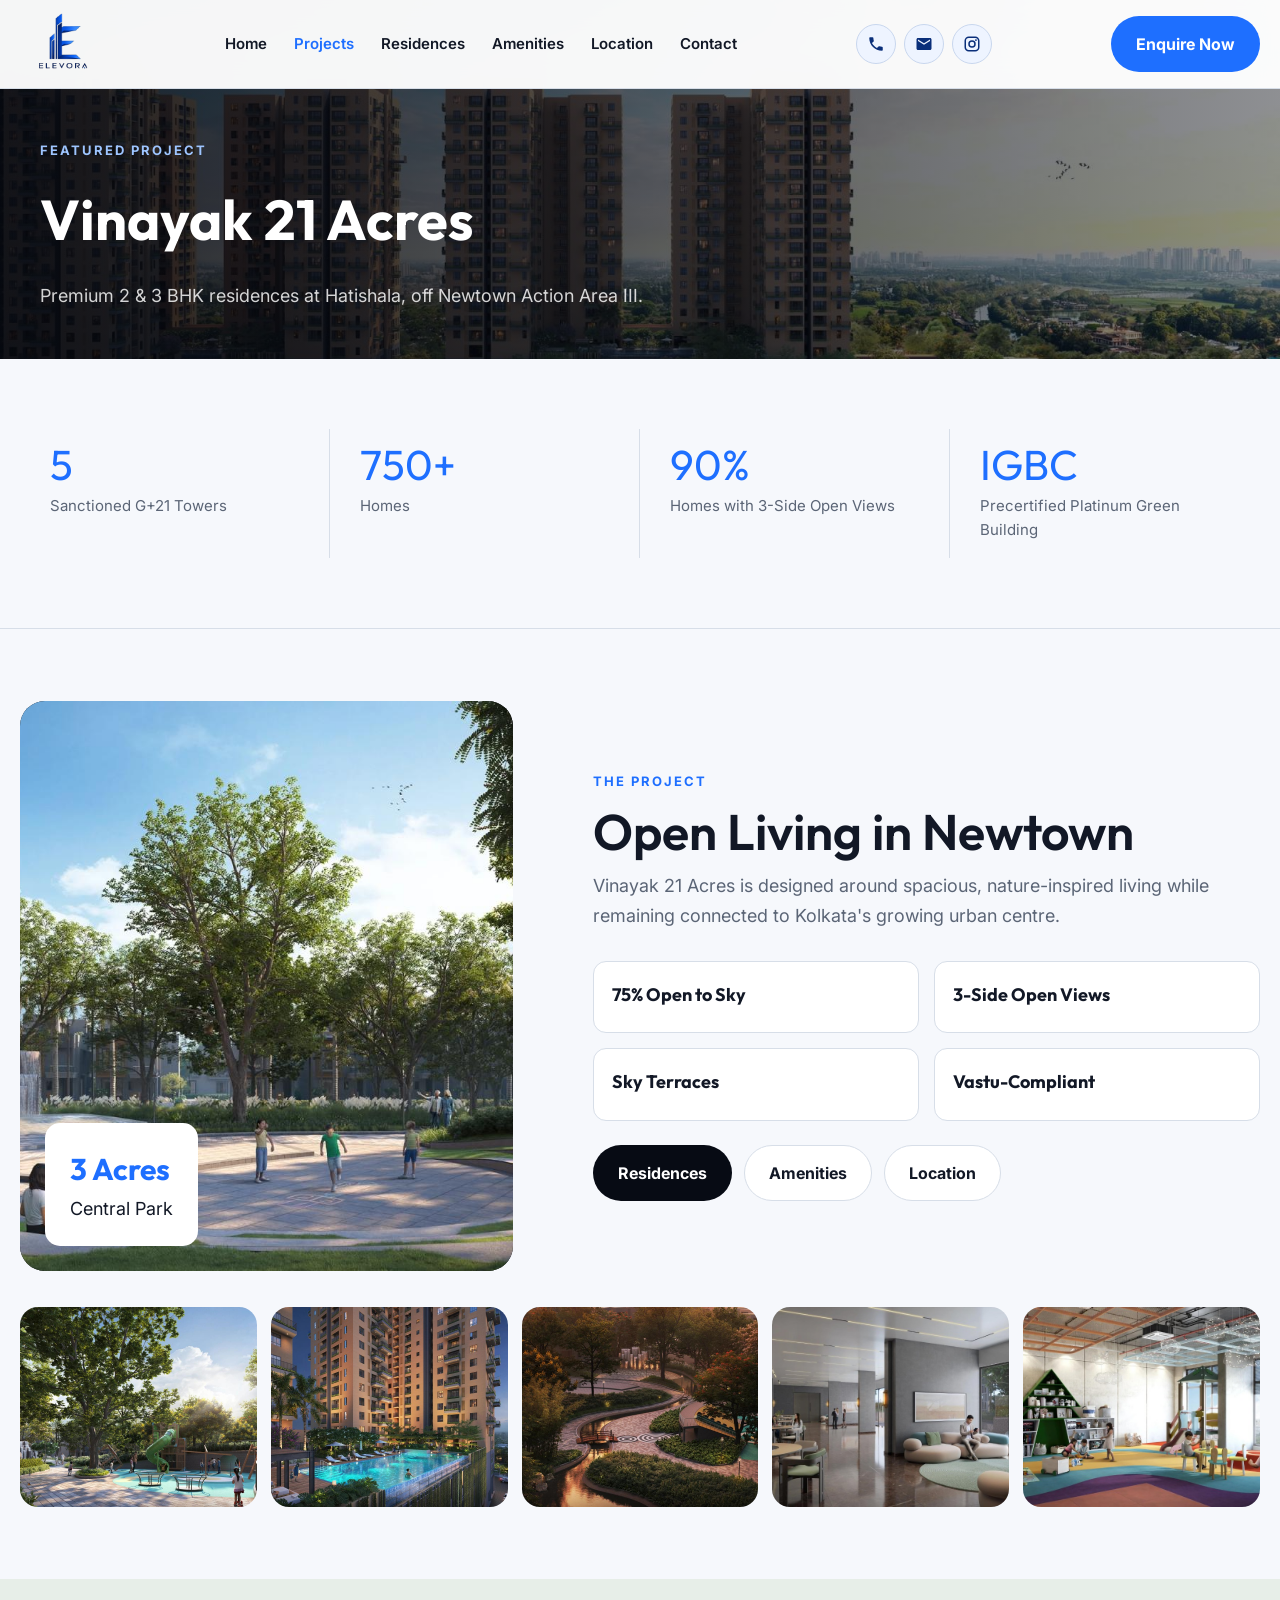
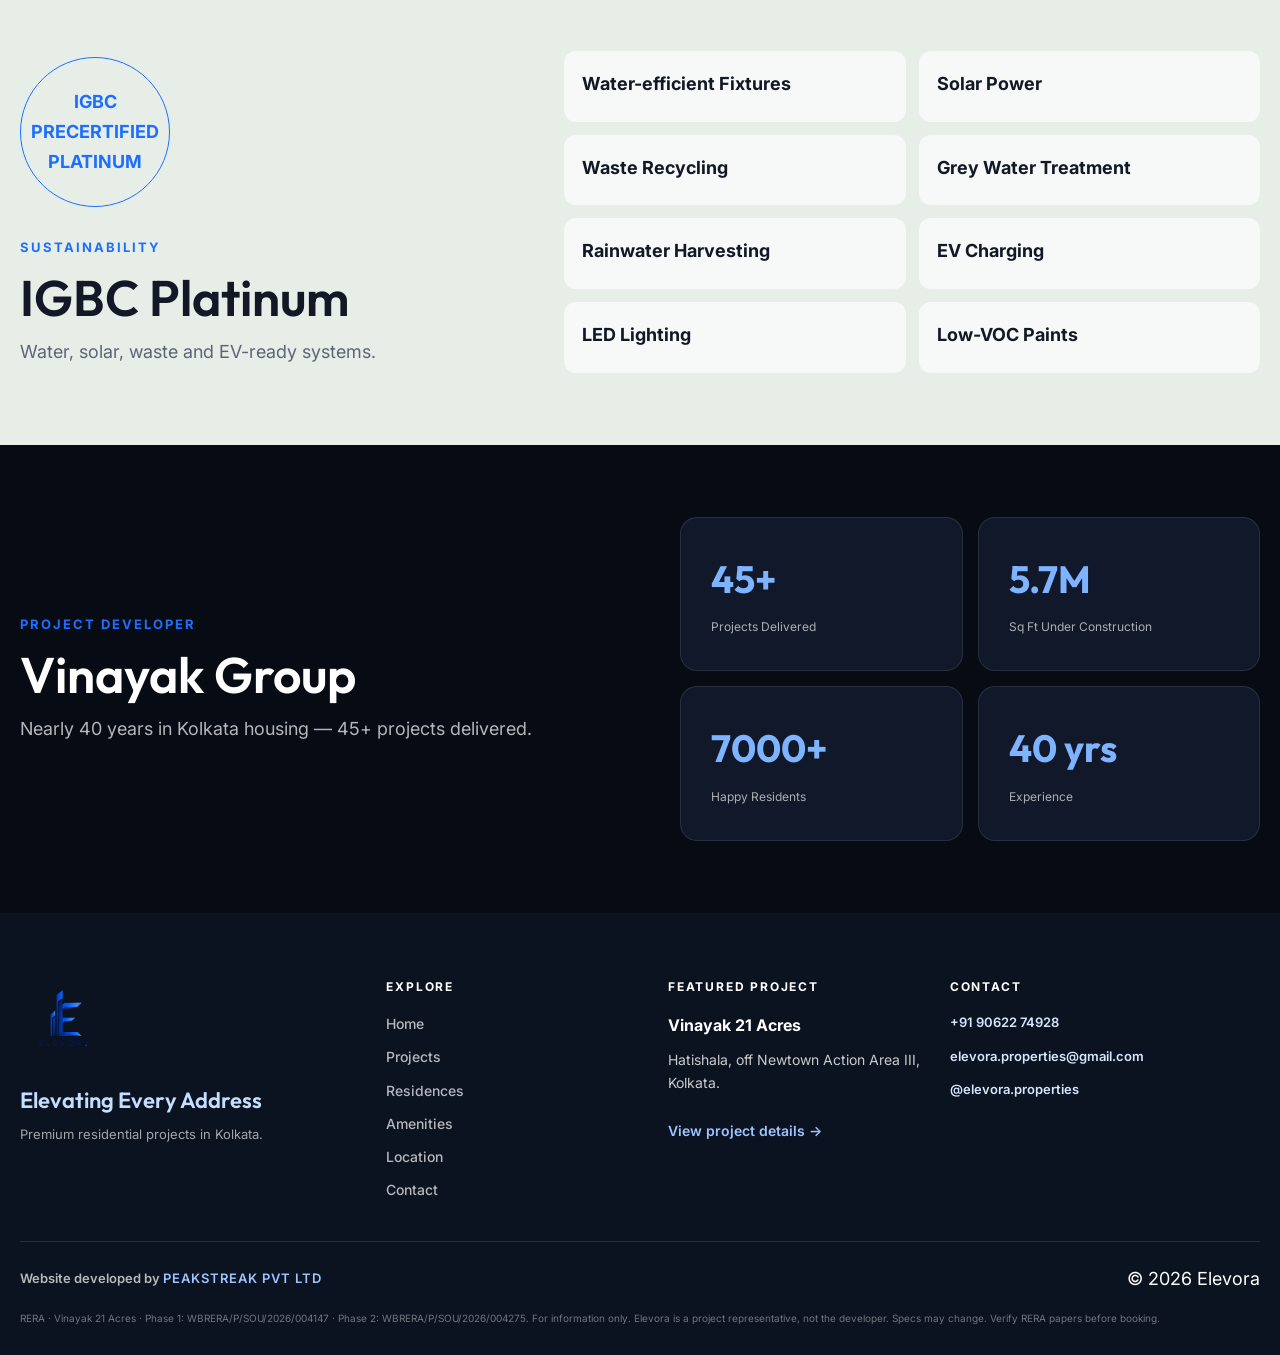
<file: project.html>
<!DOCTYPE html>
<html lang="en">
<head>
    <meta charset="UTF-8">
    <meta name="viewport" content="width=device-width, initial-scale=1.0">
    <title>Vinayak 21 Acres | Featured Project | Elevora</title>
    <meta name="description" content="Overview of Vinayak 21 Acres — G+21 towers, 2 & 3 BHK homes, IGBC Platinum, Newtown Kolkata.">
    <base href="./">
    <link rel="icon" href="assets/elevora-logo.png">
    <link rel="preconnect" href="https://fonts.googleapis.com">
    <link rel="preconnect" href="https://fonts.gstatic.com" crossorigin>
    <link href="https://fonts.googleapis.com/css2?family=Inter:wght@400;500;600;700&family=Outfit:wght@500;600;700&display=swap" rel="stylesheet">
    <link rel="stylesheet" href="styles.css?v=photos4">
</head>
<body>
<header>
    <div class="container">
        <nav>
            <a href="index.html" class="logo-lockup">
                <img src="assets/elevora-logo.png" alt="Elevora">
            </a>
            <div class="nav-links" id="navLinks">
                <a href="index.html">Home</a>
                <a href="project.html" class="active">Projects</a>
                <a href="residences.html">Residences</a>
                <a href="amenities.html">Amenities</a>
                <a href="location.html">Location</a>
                <a href="contact.html">Contact</a>
                <a href="contact.html" class="nav-enquire">Enquire Now</a>
            </div>
            <div class="header-social">
                <a href="tel:+919062274928" aria-label="Call Elevora">
                    <svg viewBox="0 0 24 24"><path d="M6.62 10.79c1.44 2.83 3.76 5.14 6.59 6.59l2.2-2.2c.27-.27.67-.36 1.02-.24 1.12.37 2.33.57 3.57.57.55 0 1 .45 1 1V20c0 .55-.45 1-1 1-9.39 0-17-7.61-17-17 0-.55.45-1 1-1h3.5c.55 0 1 .45 1 1 0 1.25.2 2.45.57 3.57.11.35.03.74-.25 1.02l-2.2 2.2z"/></svg>
                </a>
                <a href="mailto:elevora.properties@gmail.com" aria-label="Email Elevora">
                    <svg viewBox="0 0 24 24"><path d="M20 4H4c-1.1 0-2 .9-2 2v12c0 1.1.9 2 2 2h16c1.1 0 2-.9 2-2V6c0-1.1-.9-2-2-2zm0 4-8 5-8-5V6l8 5 8-5v2z"/></svg>
                </a>
                <a href="https://www.instagram.com/elevora.properties/" target="_blank" rel="noopener noreferrer" aria-label="Elevora on Instagram">
                    <svg viewBox="0 0 24 24"><path d="M7.8 2h8.4C19.4 2 22 4.6 22 7.8v8.4a5.8 5.8 0 0 1-5.8 5.8H7.8C4.6 22 2 19.4 2 16.2V7.8A5.8 5.8 0 0 1 7.8 2m-.2 2A3.6 3.6 0 0 0 4 7.6v8.8C4 18.39 5.61 20 7.6 20h8.8a3.6 3.6 0 0 0 3.6-3.6V7.6C20 5.61 18.39 4 16.4 4H7.6m9.65 1.5a1.25 1.25 0 1 1 0 2.5 1.25 1.25 0 0 1 0-2.5M12 7a5 5 0 1 1 0 10 5 5 0 1 1 0-10m0 2a3 3 0 1 0 0 6 3 3 0 0 0 0-6z"/></svg>
                </a>
            </div>
            <a href="contact.html" class="btn btn-red header-cta">Enquire Now</a>
            <button class="menu-btn" id="menuBtn" aria-label="Open menu" aria-expanded="false">
                <span></span><span></span><span></span>
            </button>
        </nav>
    </div>
</header>

<main>
<section class="page-hero page-hero-project">
    <div class="container">
        <div class="section-kicker">Featured Project</div>
        <h1>Vinayak 21 Acres</h1>
        <p>Premium 2 &amp; 3 BHK residences at Hatishala, off Newtown Action Area III.</p>
    </div>
</section>
<section class="stats">
    <div class="container">
        <div class="stats-grid">
            <div class="stat-box"><div class="stat-number">5</div><div class="stat-label">Sanctioned G+21 Towers</div></div>
            <div class="stat-box"><div class="stat-number">750+</div><div class="stat-label">Homes</div></div>
            <div class="stat-box"><div class="stat-number">90%</div><div class="stat-label">Homes with 3-Side Open Views</div></div>
            <div class="stat-box"><div class="stat-number">IGBC</div><div class="stat-label">Precertified Platinum Green Building</div></div>
        </div>
    </div>
</section>
<section class="about">
    <div class="container">
        <div class="about-grid">
            <div class="about-image">
                <img src="assets/im1.jpg" alt="Landscaped community plaza at Vinayak 21 Acres">
                <div class="about-image-card"><strong>3 Acres</strong>Central Park</div>
            </div>
            <div class="about-content">
                <div class="section-kicker">The Project</div>
                <h2 class="section-title">Open Living in Newtown</h2>
                <p>Vinayak 21 Acres is designed around spacious, nature-inspired living while remaining connected to Kolkata's growing urban centre.</p>
                <div class="feature-list">
                    <div class="feature"><strong>75% Open to Sky</strong></div>
                    <div class="feature"><strong>3-Side Open Views</strong></div>
                    <div class="feature"><strong>Sky Terraces</strong></div>
                    <div class="feature"><strong>Vastu-Compliant</strong></div>
                </div>
                <div class="hero-buttons" style="margin-top:24px;">
                    <a href="residences.html" class="btn btn-dark">Residences</a>
                    <a href="amenities.html" class="btn btn-outline-dark">Amenities</a>
                    <a href="location.html" class="btn btn-outline-dark">Location</a>
                </div>
            </div>
        </div>
        <div class="photo-strip" style="margin-top:36px;">
            <img src="assets/im3.jpg" alt="Outdoor kids play amenities">
            <img src="assets/im4.jpg" alt="Podium swimming pool">
            <img src="assets/im5.jpg" alt="Central park landscape">
            <img src="assets/im6.jpg" alt="Clubhouse lounge">
            <img src="assets/im7.jpg" alt="Indoor kids play room">
        </div>
    </div>
</section>
<section class="sustainability">
    <div class="container">
        <div class="sustainability-grid">
            <div>
                <div class="green-badge">IGBC<br>PRECERTIFIED<br>PLATINUM</div>
                <div class="section-kicker">Sustainability</div>
                <h2 class="section-title">IGBC Platinum</h2>
                <p class="section-description">Water, solar, waste and EV-ready systems.</p>
            </div>
            <div class="sustainability-list">
                <div class="eco-item"><strong>Water-efficient Fixtures</strong></div>
                <div class="eco-item"><strong>Solar Power</strong></div>
                <div class="eco-item"><strong>Waste Recycling</strong></div>
                <div class="eco-item"><strong>Grey Water Treatment</strong></div>
                <div class="eco-item"><strong>Rainwater Harvesting</strong></div>
                <div class="eco-item"><strong>EV Charging</strong></div>
                <div class="eco-item"><strong>LED Lighting</strong></div>
                <div class="eco-item"><strong>Low-VOC Paints</strong></div>
            </div>
        </div>
    </div>
</section>
<section class="developer">
    <div class="container">
        <div class="developer-grid">
            <div>
                <div class="section-kicker">Project Developer</div>
                <h2 class="section-title">Vinayak Group</h2>
                <p class="section-description">Nearly 40 years in Kolkata housing — 45+ projects delivered.</p>
            </div>
            <div class="developer-stats">
                <div class="developer-stat"><strong>45+</strong><span>Projects Delivered</span></div>
                <div class="developer-stat"><strong>5.7M</strong><span>Sq Ft Under Construction</span></div>
                <div class="developer-stat"><strong>7000+</strong><span>Happy Residents</span></div>
                <div class="developer-stat"><strong>40 yrs</strong><span>Experience</span></div>
            </div>
        </div>
    </div>
</section>
</main>
<footer>
    <div class="container">
        <div class="footer-grid">
            <div>
                <a href="index.html" class="footer-brand">
                    <img class="footer-logo" src="assets/elevora-logo.png" alt="Elevora">
                </a>
                <div class="footer-slogan">Elevating Every Address</div>
                <div class="footer-copy">
                    Premium residential projects in Kolkata.
                </div>
            </div>
            <div class="footer-col">
                <h3>Explore</h3>
                <div class="footer-links">
                    <a href="index.html">Home</a>
                    <a href="project.html">Projects</a>
                    <a href="residences.html">Residences</a>
                    <a href="amenities.html">Amenities</a>
                    <a href="location.html">Location</a>
                    <a href="contact.html">Contact</a>
                </div>
            </div>
            <div class="footer-col">
                <h3>Featured Project</h3>
                <div class="footer-project">
                    <strong>Vinayak 21 Acres</strong>
                    Hatishala, off Newtown Action Area III, Kolkata.
                    <br><br>
                    <a href="project.html">View project details →</a>
                </div>
            </div>
            <div class="footer-col">
                <h3>Contact</h3>
                <div class="footer-right">
                    <a href="tel:+919062274928">+91 90622 74928</a>
                    <a href="mailto:elevora.properties@gmail.com">elevora.properties@gmail.com</a>
                    <a href="https://www.instagram.com/elevora.properties/" target="_blank" rel="noopener noreferrer">@elevora.properties</a>
                </div>
            </div>
        </div>
        <div class="footer-bottom">
            <div class="site-credit">
                Website developed by
                <a href="https://www.peakstreak.org/" target="_blank" rel="noopener noreferrer">PEAKSTREAK PVT LTD</a>
            </div>
            <div>© 2026 Elevora</div>
        </div>
        <div class="legal">
            RERA · Vinayak 21 Acres · Phase 1: WBRERA/P/SOU/2026/004147 · Phase 2: WBRERA/P/SOU/2026/004275.
            For information only. Elevora is a project representative, not the developer. Specs may change. Verify RERA papers before booking.
        </div>
    </div>
</footer>
<script src="nav.js?v=4"></script>
</body>
</html>
</file>
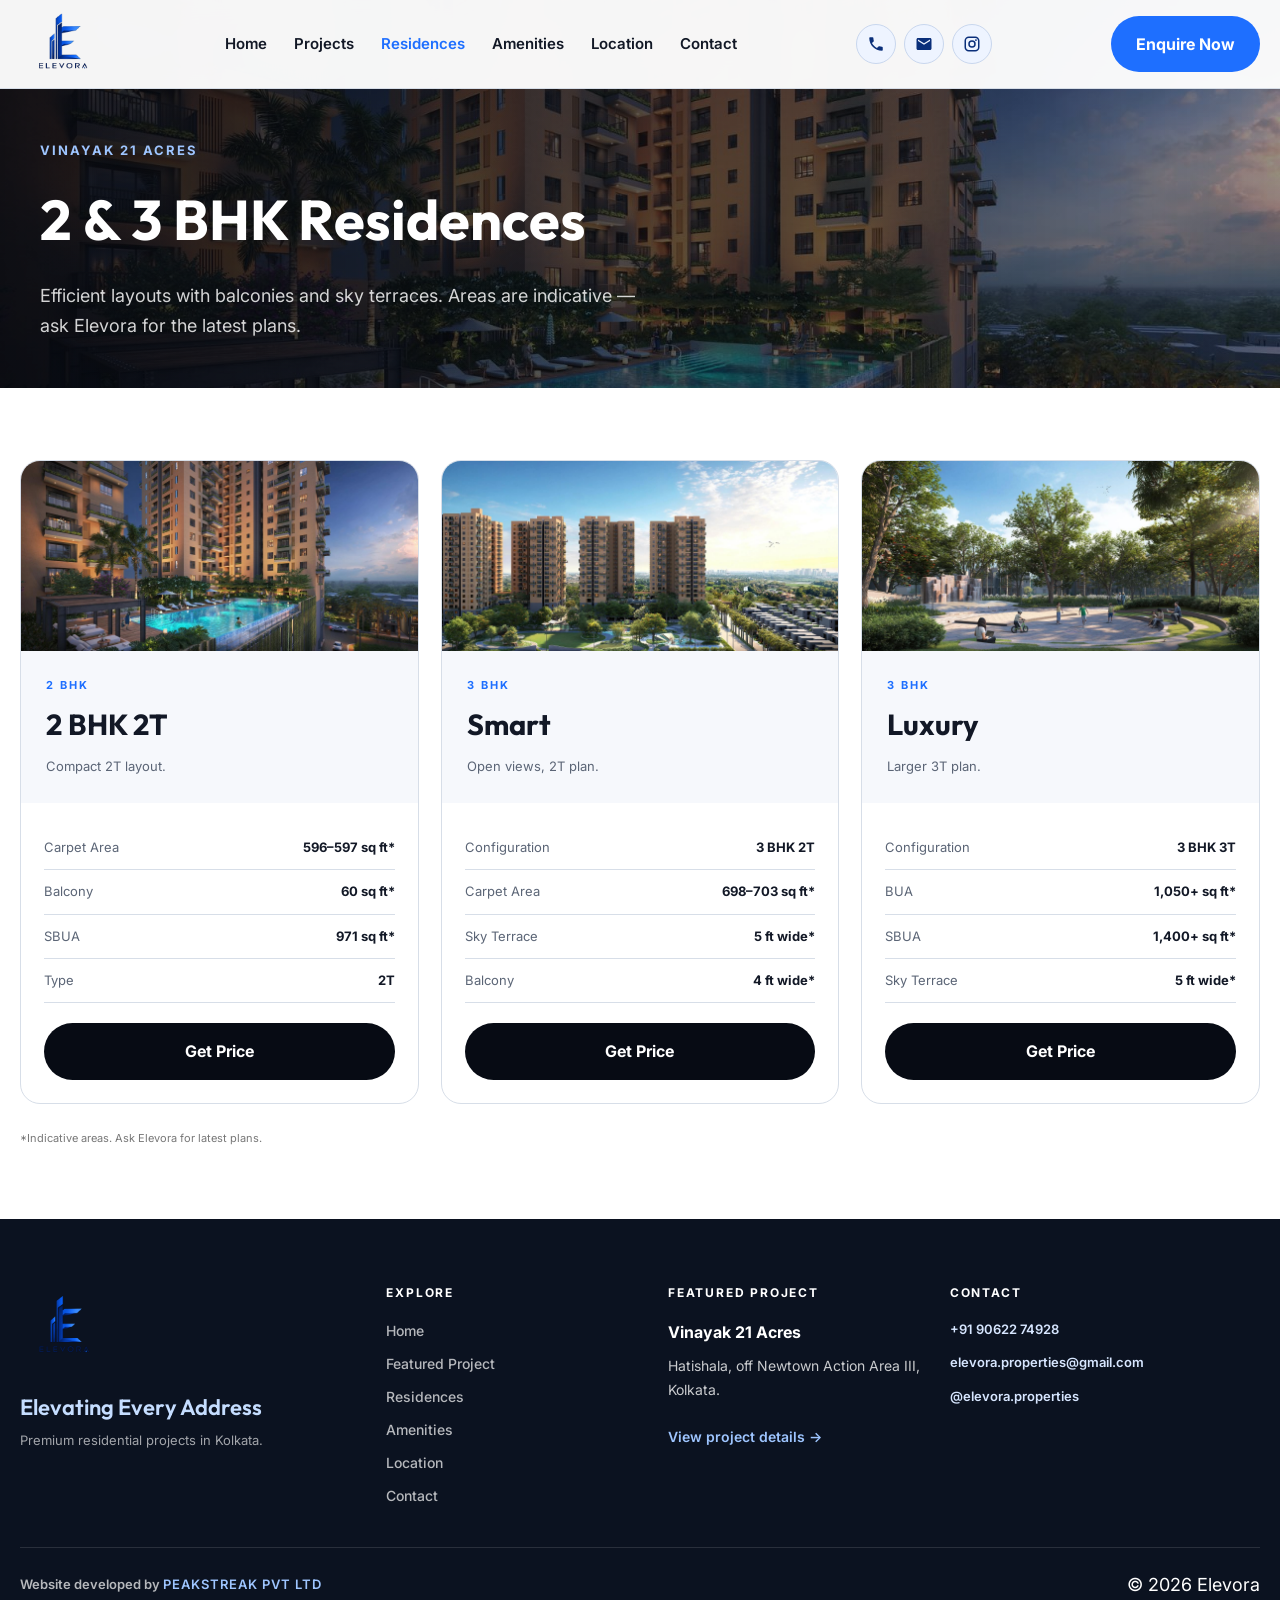
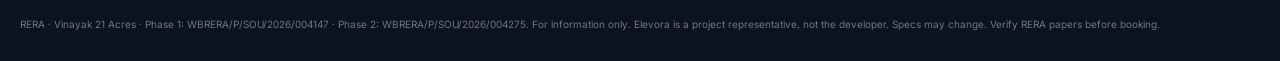
<file: residences.html>
<!DOCTYPE html>
<html lang="en">
<head>
    <meta charset="UTF-8">
    <meta name="viewport" content="width=device-width, initial-scale=1.0">
    <title>Residences | Vinayak 21 Acres | Elevora</title>
    <meta name="description" content="2 BHK and 3 BHK residence types at Vinayak 21 Acres.">
    <base href="./">
    <link rel="icon" href="assets/elevora-logo.png">
    <link rel="preconnect" href="https://fonts.googleapis.com">
    <link rel="preconnect" href="https://fonts.gstatic.com" crossorigin>
    <link href="https://fonts.googleapis.com/css2?family=Inter:wght@400;500;600;700&family=Outfit:wght@500;600;700&display=swap" rel="stylesheet">
    <link rel="stylesheet" href="styles.css?v=photos4">
</head>
<body>
<header>
    <div class="container">
        <nav>
            <a href="index.html" class="logo-lockup">
                <img src="assets/elevora-logo.png" alt="Elevora">
            </a>
            <div class="nav-links" id="navLinks">
                <a href="index.html">Home</a>
                <a href="project.html">Projects</a>
                <a href="residences.html" class="active">Residences</a>
                <a href="amenities.html">Amenities</a>
                <a href="location.html">Location</a>
                <a href="contact.html">Contact</a>
                <a href="contact.html" class="nav-enquire">Enquire Now</a>
            </div>
            <div class="header-social">
                <a href="tel:+919062274928" aria-label="Call Elevora">
                    <svg viewBox="0 0 24 24"><path d="M6.62 10.79c1.44 2.83 3.76 5.14 6.59 6.59l2.2-2.2c.27-.27.67-.36 1.02-.24 1.12.37 2.33.57 3.57.57.55 0 1 .45 1 1V20c0 .55-.45 1-1 1-9.39 0-17-7.61-17-17 0-.55.45-1 1-1h3.5c.55 0 1 .45 1 1 0 1.25.2 2.45.57 3.57.11.35.03.74-.25 1.02l-2.2 2.2z"/></svg>
                </a>
                <a href="mailto:elevora.properties@gmail.com" aria-label="Email Elevora">
                    <svg viewBox="0 0 24 24"><path d="M20 4H4c-1.1 0-2 .9-2 2v12c0 1.1.9 2 2 2h16c1.1 0 2-.9 2-2V6c0-1.1-.9-2-2-2zm0 4-8 5-8-5V6l8 5 8-5v2z"/></svg>
                </a>
                <a href="https://www.instagram.com/elevora.properties/" target="_blank" rel="noopener noreferrer" aria-label="Elevora on Instagram">
                    <svg viewBox="0 0 24 24"><path d="M7.8 2h8.4C19.4 2 22 4.6 22 7.8v8.4a5.8 5.8 0 0 1-5.8 5.8H7.8C4.6 22 2 19.4 2 16.2V7.8A5.8 5.8 0 0 1 7.8 2m-.2 2A3.6 3.6 0 0 0 4 7.6v8.8C4 18.39 5.61 20 7.6 20h8.8a3.6 3.6 0 0 0 3.6-3.6V7.6C20 5.61 18.39 4 16.4 4H7.6m9.65 1.5a1.25 1.25 0 1 1 0 2.5 1.25 1.25 0 0 1 0-2.5M12 7a5 5 0 1 1 0 10 5 5 0 1 1 0-10m0 2a3 3 0 1 0 0 6 3 3 0 0 0 0-6z"/></svg>
                </a>
            </div>
            <a href="contact.html" class="btn btn-red header-cta">Enquire Now</a>
            <button class="menu-btn" id="menuBtn" aria-label="Open menu" aria-expanded="false">
                <span></span><span></span><span></span>
            </button>
        </nav>
    </div>
</header>

<main>
<section class="page-hero page-hero-residences">
    <div class="container">
        <div class="section-kicker">Vinayak 21 Acres</div>
        <h1>2 &amp; 3 BHK Residences</h1>
        <p>Efficient layouts with balconies and sky terraces. Areas are indicative — ask Elevora for the latest plans.</p>
    </div>
</section>
<section class="residences">
    <div class="container">
        <div class="residence-grid">
            <article class="residence-card">
                <div class="residence-photo"><img src="assets/im4.jpg" alt="2 BHK residences with balcony views"></div>
                <div class="residence-top"><div class="residence-type">2 BHK</div><h3>2 BHK 2T</h3><p>Compact 2T layout.</p></div>
                <div class="residence-details">
                    <div class="detail-row"><span>Carpet Area</span><strong>596–597 sq ft*</strong></div>
                    <div class="detail-row"><span>Balcony</span><strong>60 sq ft*</strong></div>
                    <div class="detail-row"><span>SBUA</span><strong>971 sq ft*</strong></div>
                    <div class="detail-row"><span>Type</span><strong>2T</strong></div>
                    <a href="contact.html" class="btn btn-dark" style="width:100%;margin-top:20px;">Get Price</a>
                </div>
            </article>
            <article class="residence-card">
                <div class="residence-photo"><img src="assets/im2.jpg" alt="3 BHK homes in the G+21 towers"></div>
                <div class="residence-top"><div class="residence-type">3 BHK</div><h3>Smart</h3><p>Open views, 2T plan.</p></div>
                <div class="residence-details">
                    <div class="detail-row"><span>Configuration</span><strong>3 BHK 2T</strong></div>
                    <div class="detail-row"><span>Carpet Area</span><strong>698–703 sq ft*</strong></div>
                    <div class="detail-row"><span>Sky Terrace</span><strong>5 ft wide*</strong></div>
                    <div class="detail-row"><span>Balcony</span><strong>4 ft wide*</strong></div>
                    <a href="contact.html" class="btn btn-dark" style="width:100%;margin-top:20px;">Get Price</a>
                </div>
            </article>
            <article class="residence-card">
                <div class="residence-photo"><img src="assets/im1.jpg" alt="Luxury 3 BHK living beside the community plaza"></div>
                <div class="residence-top"><div class="residence-type">3 BHK</div><h3>Luxury</h3><p>Larger 3T plan.</p></div>
                <div class="residence-details">
                    <div class="detail-row"><span>Configuration</span><strong>3 BHK 3T</strong></div>
                    <div class="detail-row"><span>BUA</span><strong>1,050+ sq ft*</strong></div>
                    <div class="detail-row"><span>SBUA</span><strong>1,400+ sq ft*</strong></div>
                    <div class="detail-row"><span>Sky Terrace</span><strong>5 ft wide*</strong></div>
                    <a href="contact.html" class="btn btn-dark" style="width:100%;margin-top:20px;">Get Price</a>
                </div>
            </article>
        </div>
        <p style="margin-top:25px;color:#777;font-size:11px;">*Indicative areas. Ask Elevora for latest plans.</p>
    </div>
</section>
</main>
<footer>
    <div class="container">
        <div class="footer-grid">
            <div>
                <a href="index.html" class="footer-brand">
                    <img class="footer-logo" src="assets/elevora-logo.png" alt="Elevora">
                </a>
                <div class="footer-slogan">Elevating Every Address</div>
                <div class="footer-copy">
                    Premium residential projects in Kolkata.
                </div>
            </div>
            <div class="footer-col">
                <h3>Explore</h3>
                <div class="footer-links">
                    <a href="index.html">Home</a>
                    <a href="project.html">Featured Project</a>
                    <a href="residences.html">Residences</a>
                    <a href="amenities.html">Amenities</a>
                    <a href="location.html">Location</a>
                    <a href="contact.html">Contact</a>
                </div>
            </div>
            <div class="footer-col">
                <h3>Featured Project</h3>
                <div class="footer-project">
                    <strong>Vinayak 21 Acres</strong>
                    Hatishala, off Newtown Action Area III, Kolkata.
                    <br><br>
                    <a href="project.html">View project details →</a>
                </div>
            </div>
            <div class="footer-col">
                <h3>Contact</h3>
                <div class="footer-right">
                    <a href="tel:+919062274928">+91 90622 74928</a>
                    <a href="mailto:elevora.properties@gmail.com">elevora.properties@gmail.com</a>
                    <a href="https://www.instagram.com/elevora.properties/" target="_blank" rel="noopener noreferrer">@elevora.properties</a>
                </div>
            </div>
        </div>
        <div class="footer-bottom">
            <div class="site-credit">
                Website developed by
                <a href="https://www.peakstreak.org/" target="_blank" rel="noopener noreferrer">PEAKSTREAK PVT LTD</a>
            </div>
            <div>© 2026 Elevora</div>
        </div>
        <div class="legal">
            RERA · Vinayak 21 Acres · Phase 1: WBRERA/P/SOU/2026/004147 · Phase 2: WBRERA/P/SOU/2026/004275.
            For information only. Elevora is a project representative, not the developer. Specs may change. Verify RERA papers before booking.
        </div>
    </div>
</footer>
<script src="nav.js?v=4"></script>
</body>
</html>
</file>
<file: styles.css>
@import url("https://fonts.googleapis.com/css2?family=Inter:wght@400;500;600;700&family=Outfit:wght@500;600;700&display=swap");

        /* =========================================================
           ROOT
        ========================================================= */

        :root {
            --red: #1e6fff;
            --red-dark: #1254d4;
            --green: #1a3a6e;
            --dark: #070b14;
            --dark-2: #10182a;
            --cream: #f6f8fc;
            --cream-2: #eef2f8;
            --white: #ffffff;
            --text: #121826;
            --muted: #5b6576;
            --border: #d7dee8;
            --blue: #1e6fff;
            --navy: #05080f;

            --serif: "Outfit", "Segoe UI", Arial, sans-serif;
            --sans: "Inter", "Segoe UI", Arial, sans-serif;
            --display: "Outfit", "Segoe UI", Arial, sans-serif;

            --container: 1240px;
        }

        /* =========================================================
           RESET
        ========================================================= */

        * {
            margin: 0;
            padding: 0;
            box-sizing: border-box;
        }

        html {
            scroll-behavior: smooth;
        }

        body {
            font-family: var(--sans);
            background: var(--cream);
            color: var(--text);
            font-size: 18px;
            line-height: 1.65;
            overflow-x: hidden;
        }

        body.menu-open {
            overflow: hidden;
        }

        img {
            display: block;
            width: 100%;
        }

        a {
            color: inherit;
            text-decoration: none;
            cursor: pointer;
            touch-action: manipulation;
            pointer-events: auto;
        }

        button,
        input,
        select,
        textarea {
            font-family: inherit;
        }

        .container {
            width: min(var(--container), calc(100% - 40px));
            margin: auto;
        }

        .serif {
            font-family: var(--serif);
        }

        /* =========================================================
           BUTTONS
        ========================================================= */

        .btn {
            display: inline-flex;
            align-items: center;
            justify-content: center;
            gap: 9px;
            padding: 14px 24px;
            border-radius: 50px;
            border: 1px solid transparent;
            font-weight: 700;
            font-size: 16px;
            cursor: pointer;
            position: relative;
            z-index: 2;
            pointer-events: auto;
            transition: .3s ease;
        }

        .btn-red {
            background: var(--red);
            color: white;
        }

        .btn-red:hover {
            background: var(--red-dark);
            transform: translateY(-2px);
        }

        .btn-outline {
            border-color: rgba(255,255,255,.5);
            color: white;
        }

        .btn-outline:hover {
            background: white;
            color: var(--dark);
        }

        .btn-dark {
            background: var(--dark);
            color: white;
        }

        .btn-dark:hover {
            background: var(--green);
            transform: translateY(-2px);
        }

        /* =========================================================
           NAVIGATION
        ========================================================= */

        header {
            position: fixed;
            top: 0;
            left: 0;
            width: 100%;
            z-index: 5000;
            background: rgba(255,255,255,.96);
            backdrop-filter: blur(14px);
            border-bottom: 1px solid var(--border);
        }

        header a,
        footer a {
            cursor: pointer;
            position: relative;
            z-index: 3;
            pointer-events: auto;
        }

        .logo-lockup img,
        .footer-logo {
            pointer-events: none;
        }

        nav {
            height: 88px;
            display: flex;
            align-items: center;
            justify-content: space-between;
            gap: 16px;
        }

        .logo-lockup {
            display: flex;
            align-items: center;
            flex-shrink: 0;
            max-width: 120px;
            overflow: hidden;
            position: relative;
            z-index: 5;
        }

        .logo-lockup img {
            height: 86px;
            width: auto;
            display: block;
        }

        .nav-links a {
            color: var(--text);
        }

        .nav-links {
            display: flex;
            align-items: center;
            gap: 27px;
        }

        .nav-links a {
            font-size: 15px;
            font-weight: 600;
            letter-spacing: 0;
            text-transform: none;
            transition: .25s ease;
        }

        .nav-enquire {
            display: none;
        }

        .nav-links a:hover {
            color: var(--red);
        }

        .header-social {
            display: flex;
            align-items: center;
            gap: 8px;
        }

        .header-social a {
            width: 40px;
            height: 40px;
            color: #0a2f7a;
            border: 1px solid #c9d7ee;
            background: #eef4ff;
            border-radius: 50%;
            display: inline-flex;
            align-items: center;
            justify-content: center;
        }

        .header-social a:hover {
            background: var(--red);
            border-color: var(--red);
            color: white;
        }

        .header-social svg {
            width: 18px;
            height: 18px;
            fill: currentColor;
        }

        .menu-btn {
            display: none;
            width: 48px;
            height: 48px;
            border: 1px solid var(--border);
            background: #fff;
            border-radius: 12px;
            padding: 0;
            flex-shrink: 0;
            flex-direction: column;
            align-items: center;
            justify-content: center;
            gap: 6px;
            cursor: pointer;
            z-index: 1100;
            color: var(--dark);
        }

        .menu-btn span {
            display: block;
            width: 20px;
            height: 2px;
            background: var(--dark);
            border-radius: 2px;
            transition: .2s ease;
        }

        .menu-btn.open span:nth-child(1) {
            transform: translateY(8px) rotate(45deg);
        }

        .menu-btn.open span:nth-child(2) {
            opacity: 0;
        }

        .menu-btn.open span:nth-child(3) {
            transform: translateY(-8px) rotate(-45deg);
        }

        /* =========================================================
           HERO
        ========================================================= */

        .hero {
            min-height: 0;
            padding: 104px 20px 20px;
        }

        .hero-inner {
            min-height: 520px;
            display: grid;
            grid-template-columns: 1.15fr 0.85fr;
            border-radius: 24px;
            overflow: hidden;
            background: var(--navy);
            align-items: stretch;
        }

        .hero-visual {
            position: relative;
            min-height: 480px;
            pointer-events: none;
        }

        .hero-visual img {
            position: absolute;
            inset: 0;
            width: 100%;
            height: 100%;
            object-fit: cover;
            object-position: 68% 42%;
            display: block;
        }

        .hero-content {
            min-height: 0;
            max-width: none;
            padding: 48px 48px 44px;
            color: white;
            display: flex;
            flex-direction: column;
            justify-content: center;
            position: relative;
            z-index: 2;
        }

        .eyebrow {
            font-size: 14px;
            font-weight: 700;
            letter-spacing: 2px;
            text-transform: uppercase;
            margin-bottom: 18px;
        }

        .hero h1 {
            font-family: var(--serif);
            font-size: clamp(36px, 5vw, 58px);
            line-height: 1.12;
            font-weight: 600;
            margin-bottom: 18px;
        }

        .hero h1 span {
            color: #c5ddff;
        }

        .brand-kicker {
            font-family: var(--display);
            letter-spacing: 4px;
        }

        .hero p {
            max-width: 650px;
            font-size: 20px;
        }

        .hero-buttons {
            display: flex;
            flex-wrap: wrap;
            gap: 12px;
            position: relative;
            z-index: 3;
        }

        .hero-stats {
            position: absolute;
            bottom: 35px;
            right: 35px;
            display: grid;
            grid-template-columns: repeat(2, 1fr);
            width: 360px;
            background: rgba(255,255,255,.94);
            color: var(--dark);
            border-radius: 20px;
            overflow: hidden;
        }

        .hero-stat {
            padding: 20px;
            border-right: 1px solid var(--border);
            border-bottom: 1px solid var(--border);
        }

        .hero-stat:nth-child(2n) {
            border-right: 0;
        }

        .hero-stat:nth-last-child(-n+2) {
            border-bottom: 0;
        }

        .hero-stat strong {
            display: block;
            font-family: var(--serif);
            color: var(--red);
            font-size: 27px;
        }

        .hero-stat small {
            font-size: 10px;
            text-transform: uppercase;
            letter-spacing: 1px;
            font-weight: 700;
        }

        /* =========================================================
           INTRO STATS
        ========================================================= */

        .stats {
            padding: 70px 0;
            border-bottom: 1px solid var(--border);
        }

        .stats-grid {
            display: grid;
            grid-template-columns: repeat(4, 1fr);
        }

        .stat-box {
            padding: 15px 30px;
            border-right: 1px solid var(--border);
        }

        .stat-box:last-child {
            border-right: none;
        }

        .stat-number {
            font-family: var(--serif);
            color: var(--red);
            font-size: 42px;
            line-height: 1;
            margin-bottom: 8px;
        }

        .stat-label {
            color: var(--muted);
            font-size: 15px;
        }

        /* =========================================================
           SECTION COMMON
        ========================================================= */

        section {
            padding: 72px 0;
            scroll-margin-top: 90px;
        }

        .section-header {
            max-width: 700px;
            margin-bottom: 32px;
        }

        .section-kicker {
            color: var(--red);
            text-transform: uppercase;
            font-size: 13px;
            font-weight: 700;
            letter-spacing: 2px;
            margin-bottom: 13px;
        }

        .section-title {
            font-family: var(--serif);
            font-size: clamp(34px, 4.2vw, 50px);
            line-height: 1.08;
            font-weight: 600;
            margin-bottom: 12px;
        }

        .section-description {
            color: var(--muted);
            font-size: 18px;
            max-width: 650px;
        }

        .elevora {
            background: var(--navy);
            color: white;
        }

        .elevora .section-kicker {
            color: #7eb3ff;
        }

        .elevora .section-description,
        .elevora p {
            color: rgba(255,255,255,.7);
        }

        .elevora-grid {
            display: grid;
            grid-template-columns: 1.1fr .9fr;
            gap: 70px;
            align-items: center;
        }

        .elevora-points {
            display: grid;
            gap: 14px;
        }

        .elevora-point {
            padding: 20px 22px;
            background: rgba(255,255,255,.04);
            border: 1px solid rgba(30,111,255,.2);
            border-radius: 14px;
        }

        .elevora-point strong {
            display: block;
            font-family: var(--display);
            letter-spacing: 1px;
            margin-bottom: 6px;
        }

        .project-banner {
            display: flex;
            justify-content: space-between;
            gap: 20px;
            align-items: center;
            flex-wrap: wrap;
            margin-bottom: 40px;
            padding: 18px 22px;
            background: white;
            border: 1px solid var(--border);
            border-radius: 16px;
        }

        .project-banner small {
            display: block;
            color: var(--red);
            font-weight: 700;
            letter-spacing: 2px;
            text-transform: uppercase;
            font-size: 11px;
            margin-bottom: 4px;
        }

        .project-banner strong {
            font-family: var(--serif);
            font-size: 22px;
        }

        .about {
            background: var(--cream);
        }

        .about-grid {
            display: grid;
            grid-template-columns: .85fr 1.15fr;
            gap: 80px;
            align-items: center;
        }

        .about-image {
            min-height: 570px;
            border-radius: 25px;
            overflow: hidden;
            position: relative;
            background: var(--navy);
        }

        .about-image img {
            position: absolute;
            inset: 0;
            width: 100%;
            height: 100%;
            object-fit: cover;
        }

        .about-image-card {
            position: absolute;
            bottom: 25px;
            left: 25px;
            z-index: 1;
            background: white;
            padding: 22px 25px;
            border-radius: 15px;
        }

        .about-image-card strong {
            display: block;
            font-family: var(--serif);
            font-size: 30px;
            color: var(--red);
        }

        .about-content p {
            color: var(--muted);
            margin-bottom: 25px;
        }

        .feature-list {
            display: grid;
            grid-template-columns: 1fr 1fr;
            gap: 15px;
            margin-top: 30px;
        }

        .feature {
            padding: 18px;
            background: white;
            border: 1px solid var(--border);
            border-radius: 13px;
        }

        .feature strong {
            display: block;
            font-family: var(--serif);
            font-size: 18px;
            margin-bottom: 5px;
        }

        .feature span {
            font-size: 12px;
            color: var(--muted);
        }

        /* =========================================================
           MASTERPLAN
        ========================================================= */

        .masterplan {
            background: var(--dark);
            color: white;
        }

        .masterplan .section-description {
            color: rgba(255,255,255,.65);
        }

        .masterplan-grid {
            display: grid;
            grid-template-columns: 1fr 1fr;
            gap: 30px;
        }

        .master-card {
            padding: 35px;
            background: var(--dark-2);
            border: 1px solid rgba(255,255,255,.1);
            border-radius: 20px;
        }

        .master-card h3 {
            font-family: var(--serif);
            font-size: 30px;
            margin-bottom: 25px;
        }

        .amenity-grid {
            display: grid;
            grid-template-columns: 1fr 1fr;
            gap: 10px;
        }

        .amenity {
            padding: 13px 15px;
            background: rgba(255,255,255,.05);
            border-radius: 8px;
            font-size: 13px;
        }

        /* =========================================================
           CENTRAL PARK
        ========================================================= */

        .park {
            background: var(--cream-2);
        }

        .park-grid {
            display: grid;
            grid-template-columns: 1fr 1fr;
            gap: 70px;
            align-items: center;
        }

        .park-image {
            width: 100%;
            max-width: 100%;
            border-radius: 25px;
            overflow: hidden;
            line-height: 0;
        }

        .park-image img {
            width: 100%;
            height: auto;
            max-width: 100%;
            display: block;
            object-fit: cover;
            object-position: center;
        }

        .park-list {
            display: grid;
            grid-template-columns: 1fr 1fr;
            gap: 12px;
            margin-top: 30px;
        }

        .park-list div {
            padding: 15px;
            border: 1px solid var(--border);
            border-radius: 10px;
            background: rgba(255,255,255,.45);
            font-size: 13px;
        }

        /* =========================================================
           RESIDENCES
        ========================================================= */

        .residences {
            background: white;
        }

        .residence-grid {
            display: grid;
            grid-template-columns: repeat(3, 1fr);
            gap: 22px;
        }

        .residence-card {
            border: 1px solid var(--border);
            border-radius: 20px;
            overflow: hidden;
            transition: .3s ease;
            background: white;
        }

        .residence-card:hover {
            transform: translateY(-7px);
            box-shadow: 0 20px 50px rgba(0,0,0,.08);
        }

        .residence-photo {
            height: 190px;
            overflow: hidden;
        }

        .residence-photo img {
            width: 100%;
            height: 100%;
            object-fit: cover;
        }

        .residence-top {
            padding: 25px;
            background: var(--cream);
        }

        .residence-type {
            font-size: 11px;
            text-transform: uppercase;
            letter-spacing: 2px;
            color: var(--red);
            font-weight: 700;
        }

        .residence-card h3 {
            font-family: var(--serif);
            font-size: 29px;
            margin: 7px 0;
        }

        .residence-card p {
            color: var(--muted);
            font-size: 13px;
        }

        .residence-details {
            padding: 23px;
        }

        .detail-row {
            display: flex;
            justify-content: space-between;
            padding: 11px 0;
            border-bottom: 1px solid var(--border);
            font-size: 13px;
        }

        .detail-row:last-child {
            border-bottom: 0;
        }

        .detail-row span {
            color: var(--muted);
        }

        /* =========================================================
           SUSTAINABILITY
        ========================================================= */

        .sustainability {
            background: #e7eee8;
        }

        .sustainability-grid {
            display: grid;
            grid-template-columns: .8fr 1.2fr;
            gap: 80px;
            align-items: center;
        }

        .green-badge {
            width: 150px;
            height: 150px;
            border-radius: 50%;
            border: 1px solid var(--red);
            display: flex;
            align-items: center;
            justify-content: center;
            text-align: center;
            padding: 20px;
            color: var(--red);
            font-weight: 700;
            margin-bottom: 30px;
        }

        .sustainability-list {
            display: grid;
            grid-template-columns: 1fr 1fr;
            gap: 13px;
        }

        .eco-item {
            background: rgba(255,255,255,.65);
            padding: 18px;
            border-radius: 12px;
        }

        .eco-item strong {
            display: block;
            margin-bottom: 5px;
        }

        .eco-item span {
            font-size: 12px;
            color: var(--muted);
        }

        /* =========================================================
           LOCATION
        ========================================================= */

        .location {
            background: var(--cream);
        }

        .location-grid {
            display: grid;
            grid-template-columns: 1fr 1.4fr;
            gap: 50px;
        }

        .location-intro {
            padding: 40px;
            background: var(--dark);
            color: white;
            border-radius: 22px;
        }

        .location-intro p {
            color: rgba(255,255,255,.7);
            margin: 20px 0;
        }

        .location-visual {
            border-radius: 22px;
            overflow: hidden;
            min-height: 280px;
        }

        .location-visual img {
            width: 100%;
            height: 100%;
            min-height: 280px;
            object-fit: cover;
            display: block;
        }

        .nearby-groups {
            display: grid;
            grid-template-columns: 1fr 1fr;
            gap: 20px;
            grid-column: 1 / -1;
        }

        .nearby-card {
            background: white;
            border: 1px solid var(--border);
            border-radius: 16px;
            padding: 22px;
        }

        .nearby-card h3 {
            font-family: var(--serif);
            font-size: 22px;
            margin-bottom: 13px;
        }

        .nearby-item {
            display: flex;
            justify-content: space-between;
            gap: 15px;
            font-size: 12px;
            padding: 8px 0;
            border-bottom: 1px solid #eee;
        }

        .nearby-item:last-child {
            border-bottom: 0;
        }

        .nearby-item span {
            color: var(--red);
            font-weight: 700;
            white-space: nowrap;
        }

        /* =========================================================
           DEVELOPER
        ========================================================= */

        .developer {
            background: var(--dark);
            color: white;
        }

        .developer-grid {
            display: grid;
            grid-template-columns: 1fr 1fr;
            gap: 80px;
            align-items: center;
        }

        .developer .section-description {
            color: rgba(255,255,255,.7);
        }

        .developer-stats {
            display: grid;
            grid-template-columns: 1fr 1fr;
            gap: 15px;
        }

        .developer-stat {
            padding: 30px;
            background: var(--dark-2);
            border: 1px solid rgba(255,255,255,.1);
            border-radius: 17px;
        }

        .developer-stat strong {
            font-family: var(--serif);
            color: #7eb3ff;
            font-size: 38px;
            display: block;
        }

        .developer-stat span {
            color: rgba(255,255,255,.65);
            font-size: 12px;
        }

        /* =========================================================
           CONTACT
        ========================================================= */

        .contact {
            padding-bottom: 80px;
        }

        .contact-box {
            background: var(--red);
            color: white;
            border-radius: 28px;
            padding: 75px;
            display: grid;
            grid-template-columns: 1fr .8fr;
            gap: 70px;
            align-items: center;
        }

        .contact-box h2 {
            font-family: var(--serif);
            font-size: clamp(32px, 4vw, 48px);
            line-height: 1.1;
            margin-bottom: 12px;
        }

        .contact-box p {
            color: rgba(255,255,255,.8);
            max-width: 580px;
        }

        .form {
            background: white;
            color: var(--dark);
            padding: 30px;
            border-radius: 20px;
        }

        .form h3 {
            font-family: var(--serif);
            font-size: 28px;
            margin-bottom: 20px;
        }

        .form-group {
            margin-bottom: 13px;
        }

        .form input,
        .form select,
        .form textarea {
            width: 100%;
            padding: 13px 15px;
            border: 1px solid var(--border);
            border-radius: 8px;
            outline: none;
            font-size: 13px;
            background: #fafafa;
        }

        .form textarea {
            height: 90px;
            resize: vertical;
        }

        .form input:focus,
        .form select:focus,
        .form textarea:focus {
            border-color: var(--red);
        }

        .form .btn {
            width: 100%;
            margin-top: 5px;
        }

        /* =========================================================
           FOOTER
        ========================================================= */

        footer {
            background: #ffffff;
            color: var(--text);
            padding: 64px 0 28px;
            border-top: 1px solid var(--border);
        }

        .footer-grid {
            display: grid;
            grid-template-columns: 1.3fr .8fr 1.1fr 1fr;
            gap: 42px 32px;
            align-items: start;
        }

        .footer-logo {
            display: block;
            height: 88px;
            width: auto;
            mix-blend-mode: screen;
        }

        .footer-brand {
            display: inline-flex;
            align-items: center;
            gap: 8px;
        }

        .footer-slogan {
            margin-top: 12px;
            font-family: var(--serif);
            font-size: 22px;
            font-weight: 600;
            color: #0a2f7a;
            line-height: 1.2;
        }

        .footer-copy {
            color: var(--muted);
            font-size: 13px;
            max-width: 340px;
            margin-top: 10px;
            line-height: 1.65;
        }

        .footer-col h3 {
            font-size: 12px;
            font-weight: 700;
            letter-spacing: 1.6px;
            text-transform: uppercase;
            color: var(--text);
            margin-bottom: 16px;
        }

        .footer-links {
            display: grid;
            gap: 10px;
        }

        .footer-links a {
            font-size: 14px;
            color: var(--muted);
            font-weight: 500;
        }

        .footer-links a:hover {
            color: var(--red);
        }

        .footer-project {
            font-size: 14px;
            color: var(--muted);
            line-height: 1.7;
        }

        .footer-project strong {
            display: block;
            color: var(--text);
            font-size: 16px;
            margin-bottom: 6px;
        }

        .footer-project a {
            color: #0a2f7a;
            font-weight: 600;
        }

        .footer-right a {
            display: inline-flex;
            align-items: center;
            gap: 10px;
            color: #0a2f7a;
            font-size: 13px;
            font-weight: 600;
        }

        .footer-right a:hover {
            color: var(--red);
        }

        .contact-details {
            display: grid;
            gap: 8px;
            margin-top: 18px;
        }

        .contact-details a {
            display: flex;
            flex-direction: row;
            align-items: center;
            gap: 10px;
            color: white;
            font-size: 14px;
            font-weight: 600;
        }

        .contact-details .contact-text {
            display: flex;
            flex-direction: column;
            gap: 2px;
        }

        .icon {
            width: 38px;
            height: 38px;
            flex-shrink: 0;
            display: inline-flex;
            align-items: center;
            justify-content: center;
            border-radius: 50%;
            border: 1px solid currentColor;
        }

        .icon svg {
            width: 18px;
            height: 18px;
            fill: currentColor;
        }

        .contact-details .icon {
            border-color: rgba(255,255,255,.45);
            background: rgba(255,255,255,.1);
        }

        .footer-right {
            display: grid;
            gap: 12px;
            justify-items: start;
            color: var(--muted);
            font-size: 13px;
        }

        .footer-right .icon {
            width: 32px;
            height: 32px;
            color: #0a2f7a;
            border-color: #c9d7ee;
            background: #eef4ff;
        }

        .site-credit {
            margin-top: 0;
            padding-top: 0;
            border-top: 0;
            font-size: 13px;
            font-weight: 600;
            color: var(--text);
        }

        .footer-bottom {
            margin-top: 40px;
            padding-top: 22px;
            border-top: 1px solid var(--border);
            display: flex;
            justify-content: space-between;
            gap: 20px;
            flex-wrap: wrap;
            align-items: center;
        }

        .site-credit a {
            color: var(--red);
            letter-spacing: 1px;
        }

        .contact-details small {
            font-size: 11px;
            font-weight: 700;
            letter-spacing: 2px;
            text-transform: uppercase;
            color: #b9d4ff;
        }

        .legal {
            margin-top: 18px;
            padding-top: 18px;
            border-top: 1px solid var(--border);
            color: var(--muted);
            font-size: 10px;
            line-height: 1.7;
        }

        .legal p {
            margin-bottom: 8px;
        }

        /* =========================================================
           MOBILE
        ========================================================= */

        @media (max-width: 1000px) {

            .header-cta {
                display: none;
            }

            .menu-btn {
                display: inline-flex;
            }

            .logo-lockup img {
                height: 52px;
            }

            nav {
                height: 80px;
            }

            .nav-links {
                display: none;
                position: fixed;
                top: 80px;
                left: 0;
                right: 0;
                bottom: 0;
                width: 100%;
                height: calc(100dvh - 80px);
                max-height: none;
                overflow-y: auto;
                background: #ffffff;
                border-bottom: 0;
                box-shadow: none;
                padding: 8px 0 32px;
                flex-direction: column;
                align-items: stretch;
                gap: 0;
                z-index: 4990;
            }

            .nav-links.active {
                display: flex;
            }

            .nav-links a {
                display: block;
                width: 100%;
                padding: 16px 24px;
                font-size: 18px;
                font-weight: 600;
                line-height: 1.4;
                text-transform: none;
                letter-spacing: 0;
                border-bottom: 1px solid var(--border);
            }

            .nav-links a.nav-enquire {
                display: block;
                margin: 16px 24px 8px;
                width: auto;
                text-align: center;
                border: 0;
                border-radius: 50px;
                background: var(--red);
                color: #fff;
            }

            .hero-stats {
                position: static;
                margin: 0 25px 25px;
                width: auto;
            }

            .hero-inner {
                display: grid;
                grid-template-columns: 1fr;
                min-height: 0;
            }

            .hero-visual {
                min-height: 200px;
                max-height: 220px;
                order: -1;
            }

            .hero-visual img {
                position: absolute;
                height: 100%;
            }

            .hero-content {
                padding: 36px 28px 32px;
                min-height: auto;
            }

            .stats-grid {
                grid-template-columns: 1fr 1fr;
            }

            .stat-box:nth-child(2) {
                border-right: 0;
            }

            .stat-box {
                border-bottom: 1px solid var(--border);
                padding: 25px;
            }

            .about-grid,
            .park-grid,
            .sustainability-grid,
            .location-grid,
            .developer-grid,
            .elevora-grid,
            .contact-box {
                grid-template-columns: 1fr;
            }

            .residence-grid {
                grid-template-columns: 1fr 1fr;
            }

            .contact-box {
                padding: 50px 30px;
            }

            .footer-grid {
                grid-template-columns: 1fr 1fr;
            }

            .footer-right {
                text-align: left;
                justify-items: start;
            }
        }

        @media (max-width: 650px) {

            .container {
                width: min(var(--container), calc(100% - 28px));
            }

            section {
                padding: 56px 0;
            }

            .hero {
                padding: 96px 12px 16px;
            }

            .hero-inner {
                border-radius: 18px;
                min-height: 0;
            }

            .hero-visual {
                min-height: 180px;
                max-height: 180px;
            }

            .hero-visual img {
                height: 180px;
            }

            .hero-content {
                padding: 28px 22px 32px;
            }

            .hero h1 {
                font-size: 34px;
            }

            .hero p {
                font-size: 17px;
            }

            .hero-stat {
                padding: 14px;
            }

            .hero-stat strong {
                font-size: 21px;
            }

            .stats-grid,
            .residence-grid,
            .masterplan-grid,
            .nearby-groups,
            .feature-list,
            .park-list,
            .sustainability-list,
            .developer-stats {
                grid-template-columns: 1fr;
            }

            .stat-box {
                border-right: 0;
            }

            .about-image {
                min-height: 380px;
            }

            .park-image {
                border-radius: 20px;
            }

            .contact-box {
                padding: 40px 20px;
            }

            .section-title {
                font-size: 36px;
            }

            .logo-lockup img {
                height: 48px;
            }

            .footer-grid {
                grid-template-columns: 1fr;
            }

            nav {
                height: 76px;
            }

            .nav-links {
                top: 76px;
                height: calc(100dvh - 76px);
                max-height: none;
                gap: 0;
            }
        }

.nav-links a.active {
    color: var(--red);
}

.page-hero {
    padding: 140px 20px 48px;
    background:
        linear-gradient(90deg, rgba(5,8,15,.88), rgba(5,8,15,.45)),
        url("assets/im2.jpg") 70% 40% / cover;
    color: white;
}

.page-hero-residences {
    background:
        linear-gradient(90deg, rgba(5,8,15,.88), rgba(5,8,15,.42)),
        url("assets/im4.jpg") 50% 45% / cover;
}

.page-hero-amenities {
    background:
        linear-gradient(90deg, rgba(5,8,15,.88), rgba(5,8,15,.42)),
        url("assets/im3.jpg") 50% 40% / cover;
}

.page-hero-location {
    background:
        linear-gradient(90deg, rgba(5,8,15,.88), rgba(5,8,15,.42)),
        url("assets/im5.jpg") 50% 40% / cover;
}

.page-hero-contact {
    background:
        linear-gradient(90deg, rgba(5,8,15,.88), rgba(5,8,15,.42)),
        url("assets/im1.jpg") 50% 45% / cover;
}

.photo-strip {
    display: grid;
    grid-template-columns: repeat(auto-fit, minmax(220px, 1fr));
    gap: 14px;
    margin-top: 28px;
}

.photo-strip img {
    width: 100%;
    height: 200px;
    object-fit: cover;
    border-radius: 18px;
    display: block;
}

.page-hero .section-kicker {
    color: #9ec5ff;
}

.page-hero h1 {
    font-family: var(--serif);
    font-size: clamp(36px, 5vw, 56px);
    margin-bottom: 14px;
}

.page-hero p {
    max-width: 620px;
    color: rgba(255,255,255,.82);
}

.btn-outline-dark {
    border-color: var(--border);
    color: var(--text);
    background: white;
}

.btn-outline-dark:hover {
    border-color: var(--red);
    color: var(--red);
    transform: translateY(-2px);
}

.explore-grid {
    display: grid;
    grid-template-columns: repeat(3, 1fr);
    gap: 18px;
}

.explore-card {
    background: white;
    border: 1px solid var(--border);
    border-radius: 18px;
    padding: 28px 24px;
    display: flex;
    flex-direction: column;
    gap: 10px;
    min-height: 180px;
}

.explore-card h3 {
    font-family: var(--serif);
    font-size: 26px;
}

.explore-card p {
    color: var(--muted);
    font-size: 14px;
    flex: 1;
}

.featured-card {
    display: grid;
    grid-template-columns: 1.1fr .9fr;
    gap: 0;
    background: white;
    border: 1px solid var(--border);
    border-radius: 24px;
    overflow: hidden;
}

.featured-card-media {
    min-height: 280px;
    overflow: hidden;
}

.featured-card-media img {
    width: 100%;
    height: 100%;
    min-height: 280px;
    object-fit: cover;
    object-position: 70% 40%;
    display: block;
}

.featured-card-body {
    padding: 40px 36px;
    display: flex;
    flex-direction: column;
    justify-content: center;
}

        .cta-band .contact-box .btn {
            width: auto;
            white-space: nowrap;
        }

        @media (max-width: 1000px) {
            .cta-band .contact-box {
                grid-template-columns: 1fr;
            }
        }

footer {
    background: #0b1220;
    color: white;
    padding: 64px 0 28px;
    border-top: 0;
}

.footer-grid {
    display: grid;
    grid-template-columns: 1.2fr .9fr .9fr 1.1fr;
    gap: 40px 28px;
}

.footer-slogan {
    margin-top: 14px;
    font-family: var(--serif);
    font-size: 22px;
    color: #c5ddff;
}

.footer-copy {
    color: rgba(255,255,255,.62);
}

.footer-col h3 {
    color: white;
    font-size: 12px;
    letter-spacing: 1.8px;
    text-transform: uppercase;
    margin-bottom: 16px;
}

.footer-links a {
    color: rgba(255,255,255,.7);
}

.footer-links a:hover {
    color: white;
}

.footer-project,
.footer-project strong {
    color: rgba(255,255,255,.78);
}

.footer-project strong {
    color: white;
    display: block;
    margin-bottom: 8px;
    font-size: 16px;
}

.footer-project a {
    color: #9ec5ff;
    font-weight: 600;
}

.footer-right a {
    color: #d7e6ff;
}

.footer-right a:hover {
    color: white;
}

.footer-bottom {
    margin-top: 40px;
    padding-top: 22px;
    border-top: 1px solid rgba(255,255,255,.12);
    display: flex;
    justify-content: space-between;
    gap: 16px;
    flex-wrap: wrap;
    align-items: center;
}

.site-credit {
    color: rgba(255,255,255,.7);
    border: 0;
    padding: 0;
    margin: 0;
}

.site-credit a {
    color: #9ec5ff;
}

.legal {
    border-top: 0;
    margin-top: 16px;
    padding-top: 0;
    color: rgba(255,255,255,.42);
    max-width: 100%;
    overflow-wrap: anywhere;
}

.cta-box {
    grid-template-columns: 1.3fr auto;
    align-items: center;
    gap: 28px;
}

.cta-box h2 {
    max-width: 420px;
}

.cta-box .btn {
    width: auto;
    white-space: nowrap;
}

.footer-right a {
    overflow-wrap: anywhere;
    word-break: break-word;
}

@media (max-width: 1000px) {
    .header-social {
        display: none;
    }

    .featured-card,
    .explore-grid,
    .photo-strip,
    .cta-box,
    .footer-grid {
        grid-template-columns: 1fr;
    }

    .featured-card-media {
        min-height: 220px;
    }

    .page-hero {
        padding: 120px 16px 36px;
    }

    .page-hero h1 {
        font-size: 36px;
    }

    .cta-box .btn {
        width: 100%;
    }

    .contact-box {
        padding: 32px 22px;
    }

    .footer-grid {
        gap: 32px;
    }

    .footer-bottom {
        flex-direction: column;
        align-items: flex-start;
    }

    .explore-card {
        min-height: auto;
    }
}

@media (max-width: 650px) {
    .logo-lockup img {
        height: 52px;
    }

    .hero h1,
    .cta-box h2,
    .contact-box h2 {
        font-size: 36px;
        line-height: 1.15;
    }

    .hero-content {
        padding: 28px 22px 32px;
    }

    .footer-logo {
        height: 64px;
    }

    .footer-slogan {
        font-size: 26px;
    }

    .legal {
        font-size: 10px;
    }

    .amenity-grid,
    .residence-grid,
    .nearby-groups {
        grid-template-columns: 1fr;
    }
}
</file>
